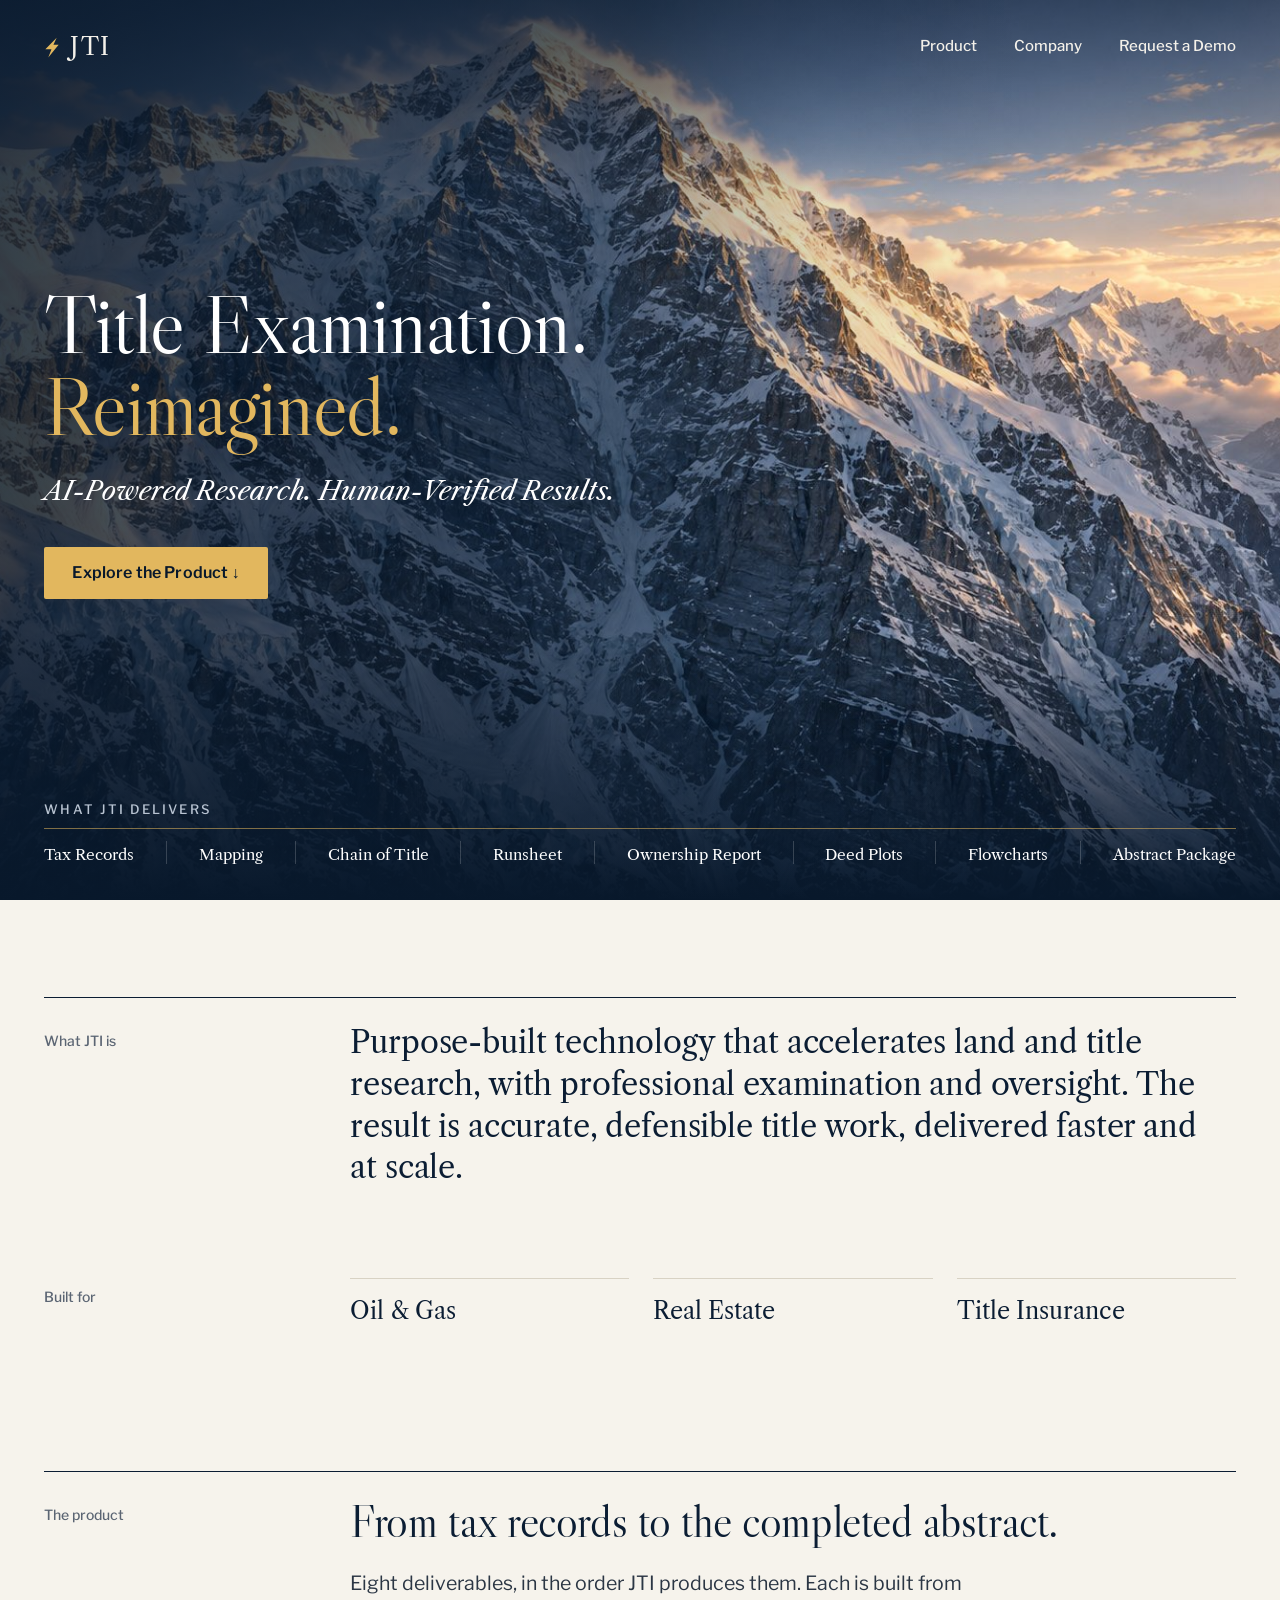
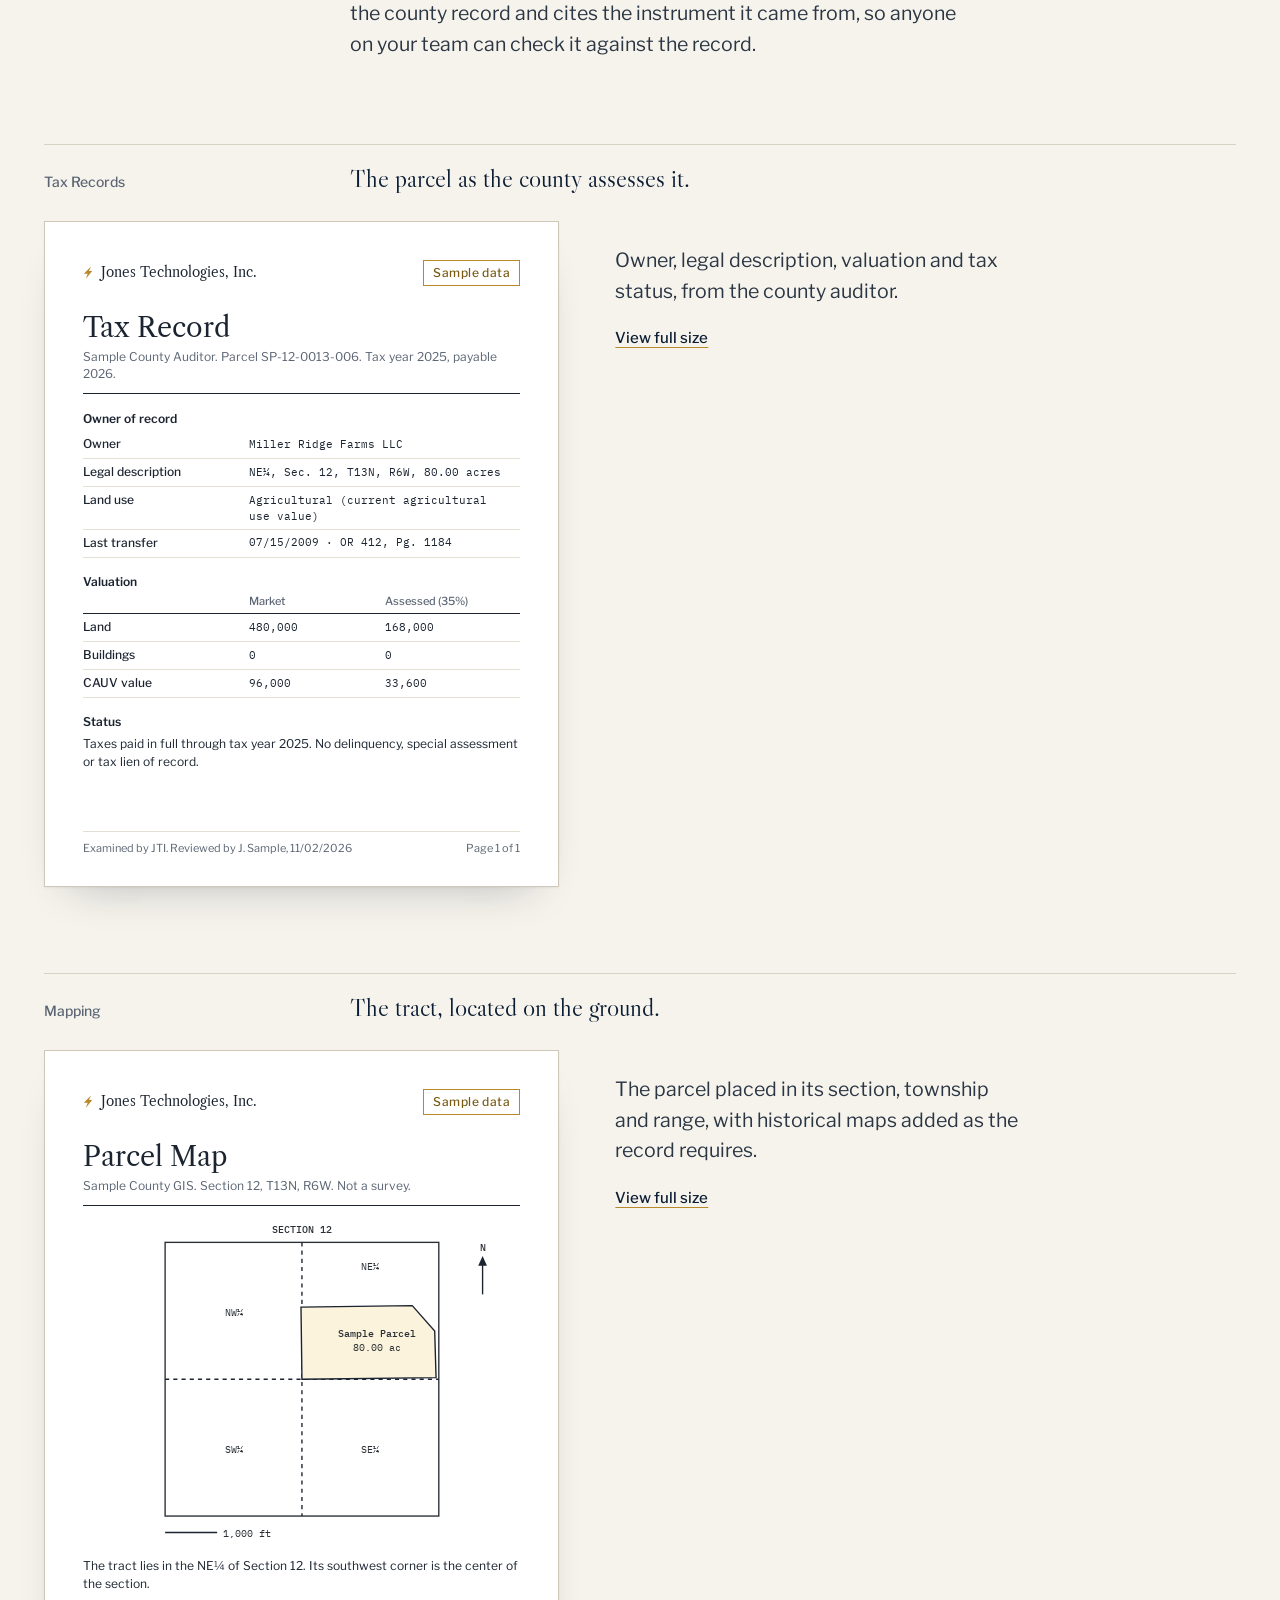
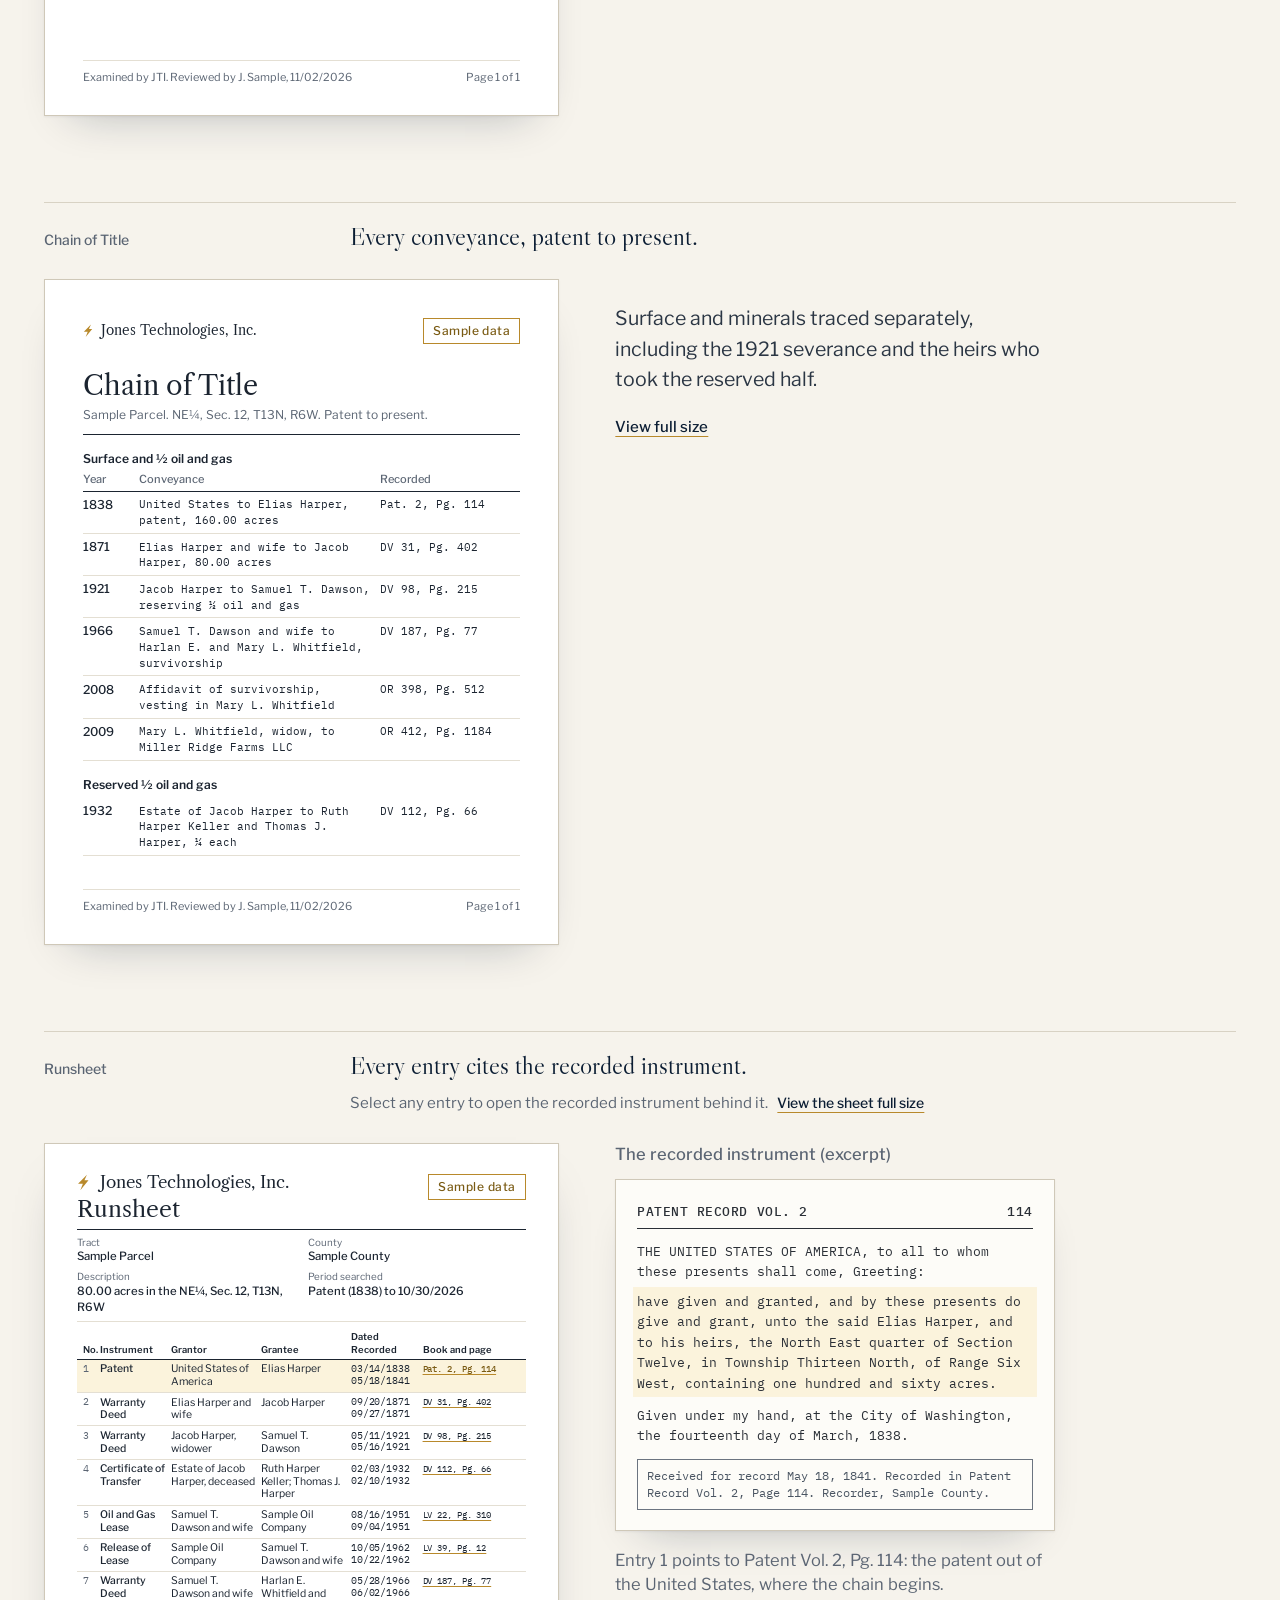
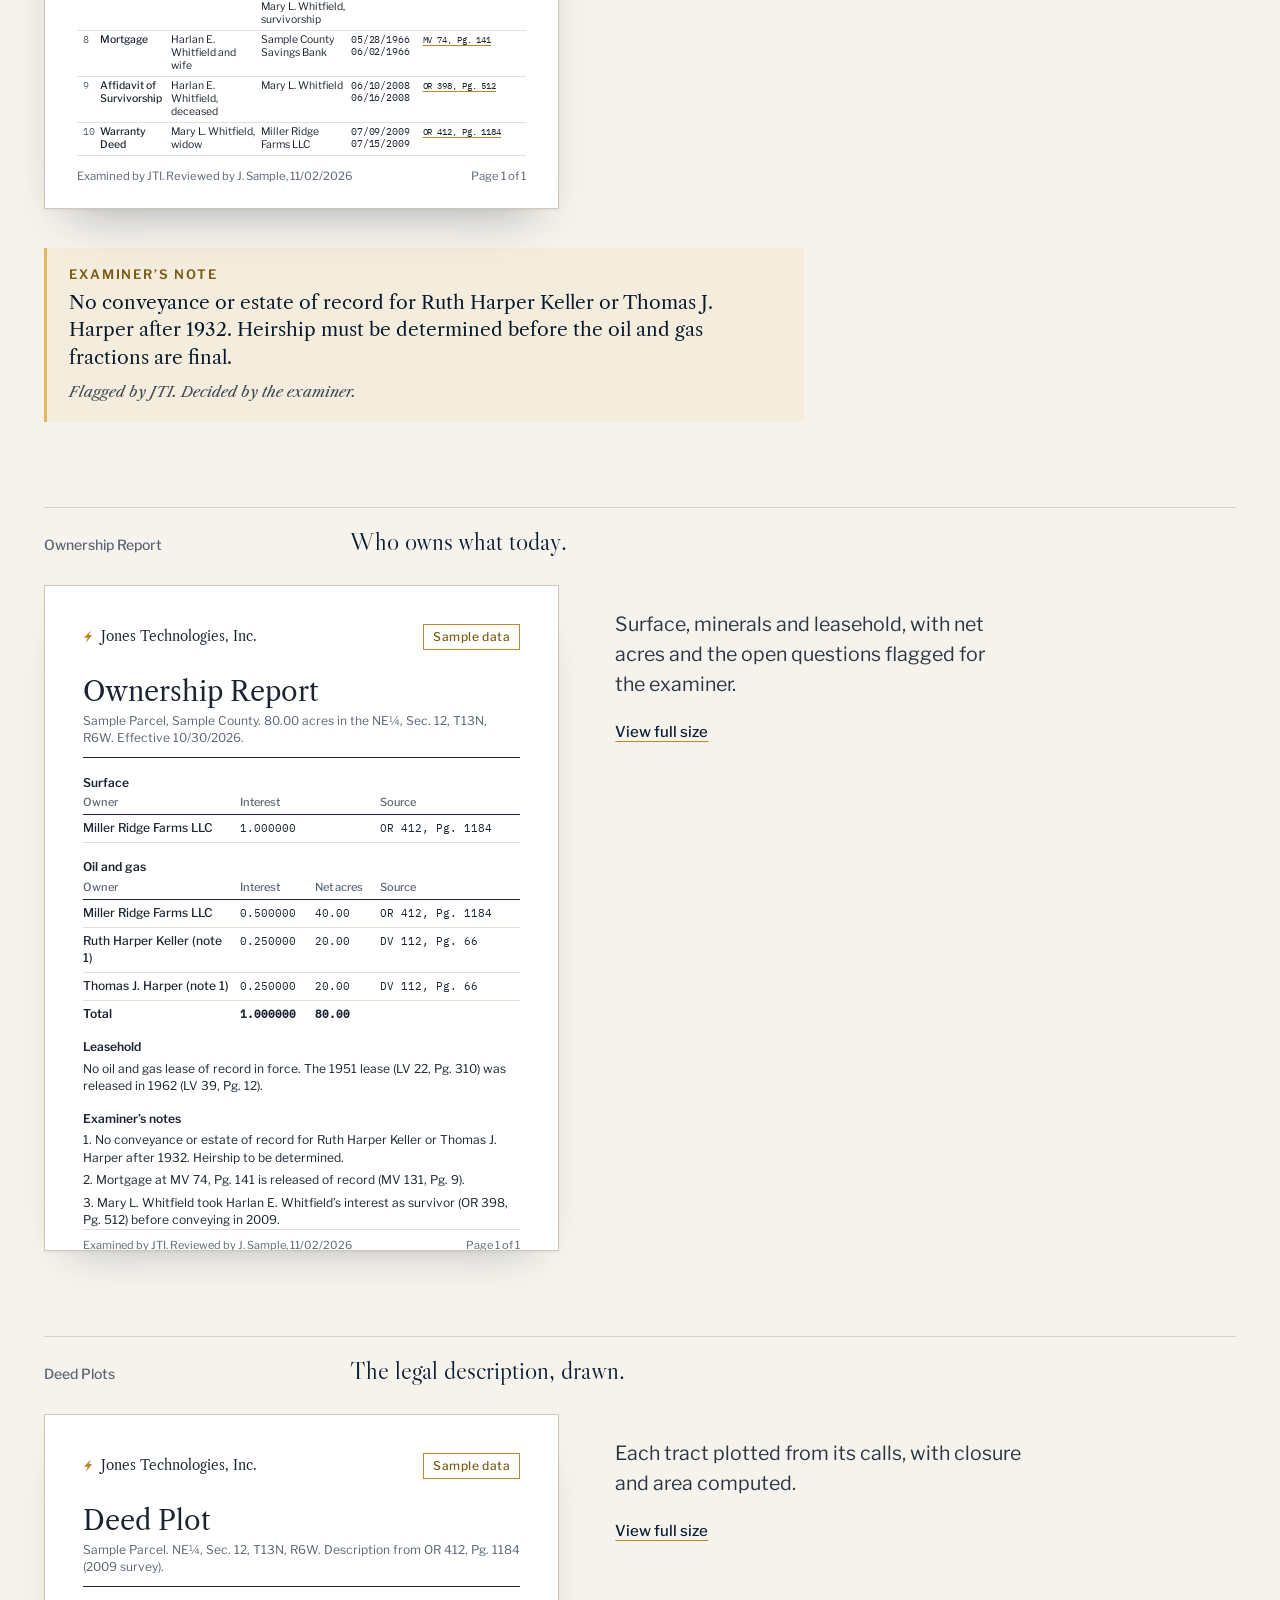
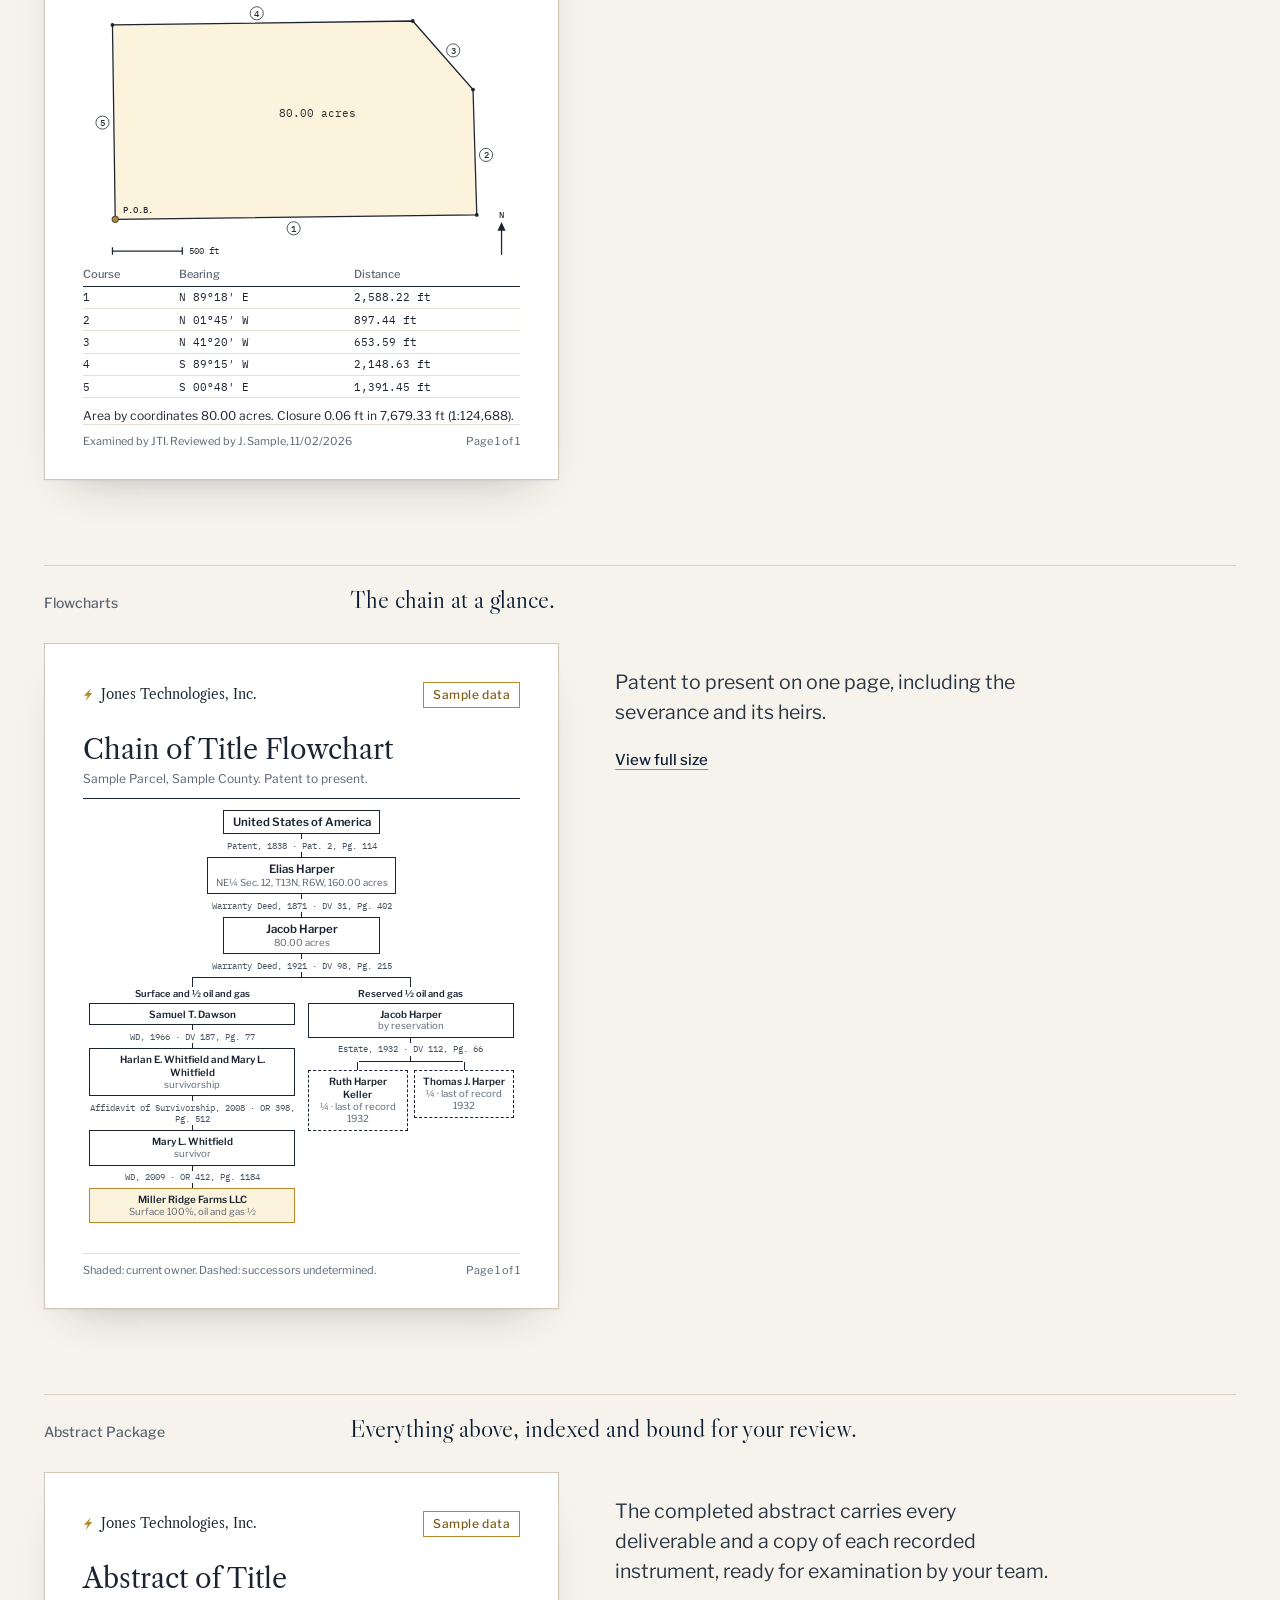
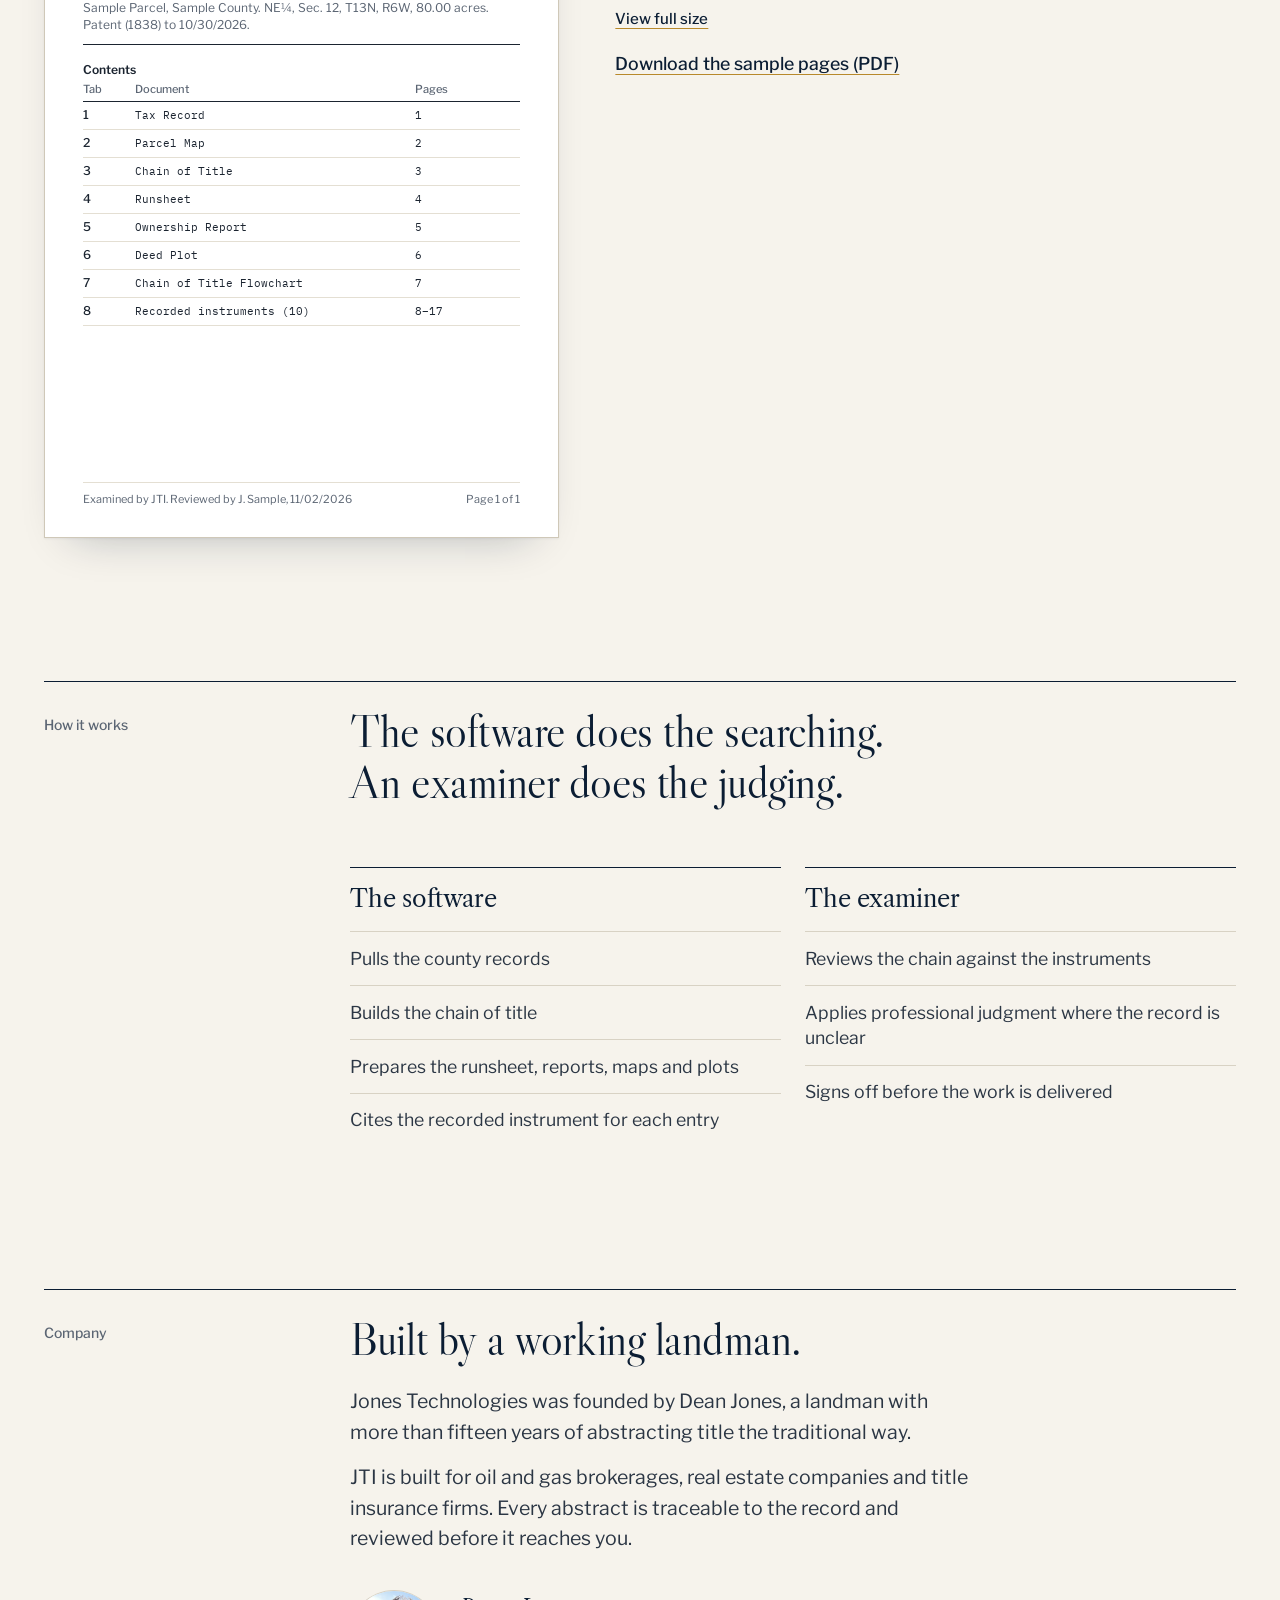
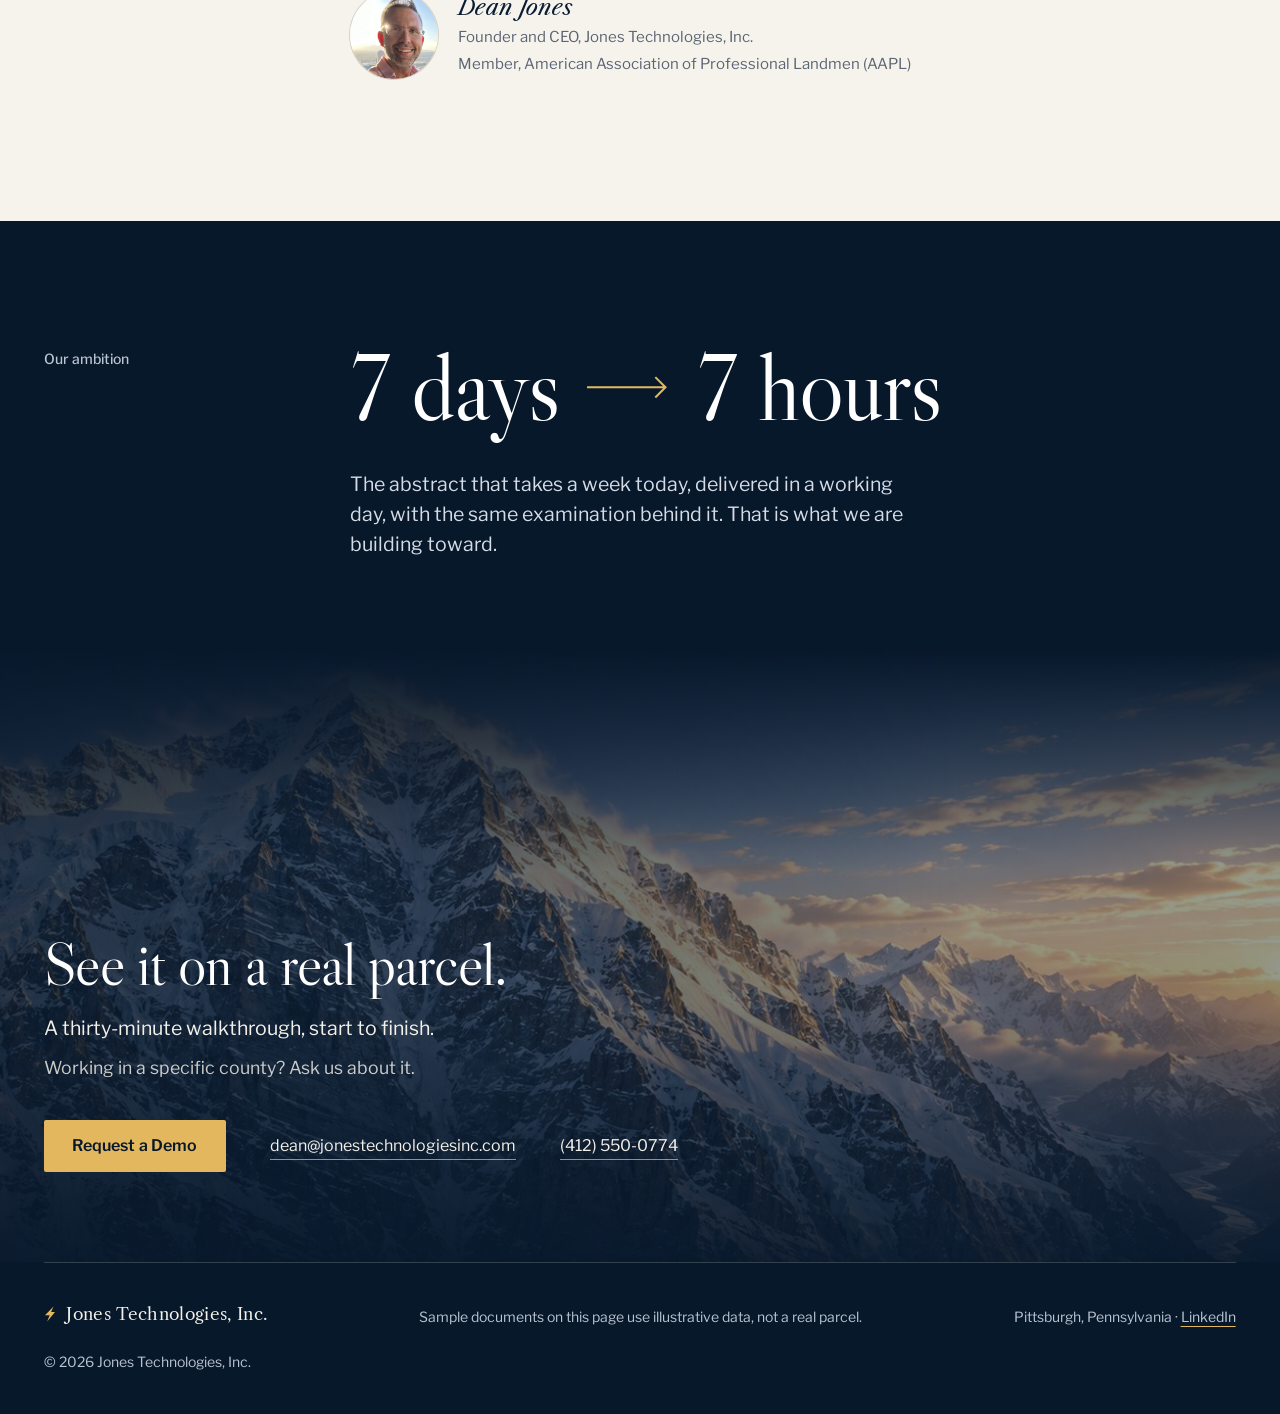
<file: index.html>
<!doctype html>
<html lang="en" class="has-intro" data-intro="always">
<head>
<meta charset="utf-8">
<meta name="viewport" content="width=device-width, initial-scale=1">
<title>Title Examination Software for Oil &amp; Gas | Jones Technologies, Inc.</title>
<meta name="description" content="Title Examination. Reimagined. AI-powered research. Human-verified results. For oil and gas, real estate and title insurance. Book a demonstration.">
<meta property="og:title" content="JTI | Title Examination. Reimagined.">
<meta property="og:description" content="AI-powered research. Human-verified results. For oil &amp; gas, real estate and title insurance.">
<meta property="og:image" content="https://jonestechnologiesinc.com/assets/og-image.jpg">
<meta property="og:image:width" content="1200">
<meta property="og:image:height" content="630">
<meta property="og:url" content="https://jonestechnologiesinc.com/">
<meta property="og:type" content="website">
<meta name="twitter:card" content="summary_large_image">
<meta name="theme-color" content="#08182b">
<link rel="icon" href="assets/favicon-32.png" type="image/png" sizes="32x32">
<link rel="icon" href="assets/favicon.svg" type="image/svg+xml">
<link rel="apple-touch-icon" href="assets/apple-touch-icon.png">
<link rel="preload" as="image" href="assets/summit.jpg">
<link rel="preload" href="assets/fonts/LibreCaslonDisplay-400-normal.woff2" as="font" type="font/woff2" crossorigin>
<link rel="preload" href="assets/fonts/LibreFranklin-100-900-normal.woff2" as="font" type="font/woff2" crossorigin>
<link rel="stylesheet" href="fonts.css?v=d9f634f">
<link rel="stylesheet" href="homepage.css?v=d9f634f">
<script>
(function (r) {
  r.classList.add('js');
  if ('scrollRestoration' in history) history.scrollRestoration = 'manual';
  if (location.hash) { try { history.replaceState(null, '', location.pathname + location.search); } catch (e) {} }
  window.scrollTo(0, 0);
  if (r.classList.contains('has-intro')) {
    r.classList.add('intro-wait');
    setTimeout(function () { r.classList.remove('intro-wait'); }, 1500);
  }
})(document.documentElement);
</script>
<link rel="canonical" href="https://jonestechnologiesinc.com/">
<script type="application/ld+json">{"@context":"https://schema.org","@type":"Organization","name":"Jones Technologies, Inc.","alternateName":"JTI","url":"https://jonestechnologiesinc.com/","logo":"https://jonestechnologiesinc.com/assets/apple-touch-icon.png","telephone":"+1-412-550-0774","founder":{"@type":"Person","name":"Dean Jones","jobTitle":"Founder and CEO"},"description":"AI-powered title research with human-verified results for oil and gas, real estate and title insurance."}</script>
</head>
<body>
<main id="discover" tabindex="-1">

<div class="intro" id="entrance" aria-hidden="true">
  <div class="intro__half intro__half--left"><div class="intro__scene"><img src="assets/summit.jpg" alt="" width="1672" height="941"></div></div>
  <div class="intro__half intro__half--right"><div class="intro__scene"><img src="assets/summit.jpg" alt="" width="1672" height="941"></div></div>
  <div class="intro__lockup">
    <svg class="bolt" viewBox="0 0 120 158" aria-hidden="true"><path d="M95 5 10 92h46l-24 62 78-95H71z"/></svg>
    <p class="intro__name">JTI</p>
    <span class="intro__rule"></span>
    <p class="intro__company">Jones Technologies, Inc.</p>
  </div>
  <p class="intro__tagline">A new perspective on title.</p>
</div>

<nav class="nav" aria-label="Primary"><div class="wrap nav__in">
  <a class="mark" href="#discover" aria-label="JTI home"><svg class="bolt" viewBox="0 0 120 158" aria-hidden="true"><path d="M95 5 10 92h46l-24 62 78-95H71z"/></svg>JTI</a>
  <div class="nav__links">
    <a href="#about">Product</a>
    <a href="#company">Company</a>
    <a class="nav__demo" data-goatcounter-click="demo-nav" href="https://calendly.com/dean-jonestechnologiesinc/30min" target="_blank" rel="noopener noreferrer"><span>Request a Demo</span></a>
  </div>
</div></nav>

<div class="hero">
  <img class="hero__photo" src="assets/summit.jpg" alt="" width="1672" height="941">
  <div class="hero__top"></div>
  <div class="wrap hero__in">
    <h1>Title Examination.<br><span class="h1-gold">Reimagined.</span></h1>
    <p class="hero__line">AI-Powered Research. Human-Verified Results.</p>
    <a class="btn" href="#about">Explore the Product <span aria-hidden="true">&darr;</span></a>
  </div>
  <div class="wrap hero__delivers">
    <p class="hero__delivers-label">What JTI delivers</p>
    <ol class="delivers">
      <li><a href="#d-tax">Tax Records</a></li>
      <li class="sep" aria-hidden="true"></li>
      <li><a href="#d-map">Mapping</a></li>
      <li class="sep" aria-hidden="true"></li>
      <li><a href="#d-chain">Chain of Title</a></li>
      <li class="sep" aria-hidden="true"></li>
      <li><a href="#d-run">Runsheet</a></li>
      <li class="sep" aria-hidden="true"></li>
      <li><a href="#d-owner">Ownership Report</a></li>
      <li class="sep" aria-hidden="true"></li>
      <li><a href="#d-plots">Deed Plots</a></li>
      <li class="sep" aria-hidden="true"></li>
      <li><a href="#d-flow">Flowcharts</a></li>
      <li class="sep" aria-hidden="true"></li>
      <li><a href="#d-package">Abstract Package</a></li>
    </ol>
  </div>
</div>

<section class="sec sec--first" id="about" aria-label="What JTI is"><div class="wrap">
  <div class="row row--rule">
    <p class="label">What JTI is</p>
    <p class="statement">Purpose-built technology that accelerates land and title research, with professional examination and oversight. The result is accurate, defensible title work, delivered faster and at scale.</p>
  </div>
  <div class="row row--builtfor">
    <p class="label">Built for</p>
    <ul class="builtfor"><li>Oil &amp; Gas</li><li>Real Estate</li><li>Title Insurance</li></ul>
  </div>
</div></section>

<section class="sec" id="work"><div class="wrap">
  <div class="row row--rule">
    <p class="label">The product</p>
    <div>
      <h2>From tax records to the completed abstract.</h2>
      <p class="lede">Eight deliverables, in the order JTI produces them. Each is built from the county record and cites the instrument it came from, so anyone on your team can check it against the record.</p>
    </div>
  </div>

  <div class="row row--sub" id="d-tax">
    <p class="label">Tax Records</p>
    <div><h3 class="subhead">The parcel as the county assesses it.</h3></div>
  </div>
  <div class="pages pages--large">
    <figure class="fig">
      <div class="fit"><div class="doc doc--page">
        <div class="doc__top"><div class="doc__brand"><svg class="bolt" viewBox="0 0 120 158" aria-hidden="true"><path d="M95 5 10 92h46l-24 62 78-95H71z"/></svg>Jones Technologies, Inc.</div><span class="doc__tag">Sample data</span></div>
        <p class="doc__title">Tax Record</p>
        <p class="doc__meta">Sample County Auditor. Parcel SP-12-0013-006. Tax year 2025, payable 2026.</p>
        <p class="doc__sub">Owner of record</p>
        <table class="doc__table"><colgroup><col style="width:38%"><col style="width:62%"></colgroup><tbody>
          <tr><td>Owner</td><td>Miller Ridge Farms LLC</td></tr>
          <tr><td>Legal description</td><td>NE¼, Sec. 12, T13N, R6W, 80.00 acres</td></tr>
          <tr><td>Land use</td><td>Agricultural (current agricultural use value)</td></tr>
          <tr><td>Last transfer</td><td>07/15/2009 · OR 412, Pg. 1184</td></tr>
        </tbody></table>
        <p class="doc__sub">Valuation</p>
        <table class="doc__table"><colgroup><col style="width:38%"><col style="width:31%"><col style="width:31%"></colgroup>
          <thead><tr><th scope="col"></th><th scope="col">Market</th><th scope="col">Assessed (35%)</th></tr></thead>
          <tbody>
            <tr><td>Land</td><td>480,000</td><td>168,000</td></tr>
            <tr><td>Buildings</td><td>0</td><td>0</td></tr>
            <tr><td>CAUV value</td><td>96,000</td><td>33,600</td></tr>
          </tbody></table>
        <p class="doc__sub">Status</p>
        <p class="doc__text">Taxes paid in full through tax year 2025. No delinquency, special assessment or tax lien of record.</p>
        <div class="doc__foot"><span>Examined by JTI. Reviewed by J. Sample, 11/02/2026</span><span>Page 1 of 1</span></div>
      </div></div>
    </figure>
    <div class="deliv__text">
      <p class="lede">Owner, legal description, valuation and tax status, from the county auditor.</p>
      <button type="button" class="link fig__view" data-view="1" hidden>View full size</button>
    </div>
  </div>
  <div class="row row--sub" id="d-map">
    <p class="label">Mapping</p>
    <div><h3 class="subhead">The tract, located on the ground.</h3></div>
  </div>
  <div class="pages pages--large">
    <figure class="fig">
      <div class="fit"><div class="doc doc--page">
        <div class="doc__top"><div class="doc__brand"><svg class="bolt" viewBox="0 0 120 158" aria-hidden="true"><path d="M95 5 10 92h46l-24 62 78-95H71z"/></svg>Jones Technologies, Inc.</div><span class="doc__tag">Sample data</span></div>
        <p class="doc__title">Parcel Map</p>
        <p class="doc__meta">Sample County GIS. Section 12, T13N, R6W. Not a survey.</p>
        <svg class="plot" viewBox="0 0 320 250" role="img" aria-label="Section 12 with the northeast quarter and the 80-acre sample tract outlined">
          <rect x="60" y="20" width="200" height="200" fill="none" stroke="#2A2F36" stroke-width="1"/>
          <line x1="160" y1="20" x2="160" y2="220" stroke-dasharray="3 3"/>
          <line x1="60" y1="120" x2="260" y2="120" stroke-dasharray="3 3"/>
          <polygon class="plot__tract" points="160.0,120.0 258.0,118.8 257.0,84.8 240.6,66.2 159.3,67.3"/>
          <text class="mid" x="110" y="74">NW¼</text><text class="mid" x="210" y="40">NE¼</text><text class="mid" x="110" y="174">SW¼</text><text class="mid" x="210" y="174">SE¼</text>
          <text class="mid strong" x="215.0" y="89.4">Sample Parcel</text><text class="mid" x="215.0" y="99.4">80.00 ac</text>
          <text class="mid strong" x="160" y="13">SECTION 12</text>
          <line x1="292" y1="58" x2="292" y2="34"/><path class="plot__north" d="M292 30l-3.2 7h6.4z"/><text class="mid strong" x="292" y="26">N</text>
          <line x1="60" y1="232" x2="98" y2="232"/><text x="102" y="235">1,000 ft</text>
        </svg>
        <p class="doc__text">The tract lies in the NE¼ of Section 12. Its southwest corner is the center of the section.</p>
        <div class="doc__foot"><span>Examined by JTI. Reviewed by J. Sample, 11/02/2026</span><span>Page 1 of 1</span></div>
      </div></div>
    </figure>
    <div class="deliv__text">
      <p class="lede">The parcel placed in its section, township and range, with historical maps added as the record requires.</p>
      <button type="button" class="link fig__view" data-view="2" hidden>View full size</button>
    </div>
  </div>
  <div class="row row--sub" id="d-chain">
    <p class="label">Chain of Title</p>
    <div><h3 class="subhead">Every conveyance, patent to present.</h3></div>
  </div>
  <div class="pages pages--large">
    <figure class="fig">
      <div class="fit"><div class="doc doc--page">
        <div class="doc__top"><div class="doc__brand"><svg class="bolt" viewBox="0 0 120 158" aria-hidden="true"><path d="M95 5 10 92h46l-24 62 78-95H71z"/></svg>Jones Technologies, Inc.</div><span class="doc__tag">Sample data</span></div>
        <p class="doc__title">Chain of Title</p>
        <p class="doc__meta">Sample Parcel. NE¼, Sec. 12, T13N, R6W. Patent to present.</p>
        <p class="doc__sub">Surface and ½ oil and gas</p>
        <table class="doc__table"><colgroup><col style="width:13%"><col style="width:55%"><col style="width:32%"></colgroup>
          <thead><tr><th scope="col">Year</th><th scope="col">Conveyance</th><th scope="col">Recorded</th></tr></thead>
          <tbody>
            <tr><td>1838</td><td>United States to Elias Harper, patent, 160.00 acres</td><td>Pat. 2, Pg. 114</td></tr>
            <tr><td>1871</td><td>Elias Harper and wife to Jacob Harper, 80.00 acres</td><td>DV 31, Pg. 402</td></tr>
            <tr><td>1921</td><td>Jacob Harper to Samuel T. Dawson, reserving ½ oil and gas</td><td>DV 98, Pg. 215</td></tr>
            <tr><td>1966</td><td>Samuel T. Dawson and wife to Harlan E. and Mary L. Whitfield, survivorship</td><td>DV 187, Pg. 77</td></tr>
            <tr><td>2008</td><td>Affidavit of survivorship, vesting in Mary L. Whitfield</td><td>OR 398, Pg. 512</td></tr>
            <tr><td>2009</td><td>Mary L. Whitfield, widow, to Miller Ridge Farms LLC</td><td>OR 412, Pg. 1184</td></tr>
          </tbody></table>
        <p class="doc__sub">Reserved ½ oil and gas</p>
        <table class="doc__table"><colgroup><col style="width:13%"><col style="width:55%"><col style="width:32%"></colgroup><tbody>
            <tr><td>1932</td><td>Estate of Jacob Harper to Ruth Harper Keller and Thomas J. Harper, ¼ each</td><td>DV 112, Pg. 66</td></tr>
          </tbody></table>
        <div class="doc__foot"><span>Examined by JTI. Reviewed by J. Sample, 11/02/2026</span><span>Page 1 of 1</span></div>
      </div></div>
    </figure>
    <div class="deliv__text">
      <p class="lede">Surface and minerals traced separately, including the 1921 severance and the heirs who took the reserved half.</p>
      <button type="button" class="link fig__view" data-view="3" hidden>View full size</button>
    </div>
  </div>

  <div class="row row--sub" id="d-run">
    <p class="label">Runsheet</p>
    <div>
      <h3 class="subhead">Every entry cites the recorded instrument.</h3>
      <p class="proof__hint" hidden>Select any entry to open the recorded instrument behind it. <button type="button" class="link" data-view="0" hidden>View the sheet full size</button></p>
    </div>
  </div>
  <div class="proof">
  <div class="proof__grid">
    <div class="proof__sheet"><div class="fit">
      <div class="doc doc--sheet doc--stack">
        <div class="doc__top">
          <div>
            <div class="doc__brand"><svg class="bolt" viewBox="0 0 120 158" aria-hidden="true"><path d="M95 5 10 92h46l-24 62 78-95H71z"/></svg>Jones Technologies, Inc.</div>
            <p class="doc__title">Runsheet</p>
          </div>
          <span class="doc__tag">Sample data</span>
        </div>
        <dl class="sheet__meta">
          <div><dt>Tract</dt><dd>Sample Parcel</dd></div>
          <div><dt>County</dt><dd>Sample County</dd></div>
          <div><dt>Description</dt><dd>80.00 acres in the NE¼, Sec. 12, T13N, R6W</dd></div>
          <div><dt>Period searched</dt><dd>Patent (1838) to 10/30/2026</dd></div>
        </dl>
        <table class="sheet__table" aria-label="Sample runsheet">
          <colgroup><col style="width:4.7%"><col style="width:13.1%"><col style="width:16.3%"><col style="width:16.3%"><col style="width:10.8%"><col style="width:15.4%"><col style="width:23.4%"></colgroup>
          <thead><tr><th scope="col">No.</th><th scope="col">Instrument</th><th scope="col">Grantor</th><th scope="col">Grantee</th><th scope="col">Dated<br>Recorded</th><th scope="col">Book and page</th><th scope="col">Description and remarks</th></tr></thead>
          <tbody>
            <tr data-entry="1" class="is-cited"><td class="mono">1</td><td>Patent</td><td>United States of America</td><td>Elias Harper</td><td class="mono">03/14/1838<br>05/18/1841</td><td class="mono">Pat. 2, Pg. 114</td><td>NE¼ of Section 12, T13N, R6W, 160.00 acres. Origin of title.</td></tr>
            <tr data-entry="2"><td class="mono">2</td><td>Warranty Deed</td><td>Elias Harper and wife</td><td>Jacob Harper</td><td class="mono">09/20/1871<br>09/27/1871</td><td class="mono">DV 31, Pg. 402</td><td>Conveys the subject 80.00 acres out of the NE¼.</td></tr>
            <tr data-entry="3"><td class="mono">3</td><td>Warranty Deed</td><td>Jacob Harper, widower</td><td>Samuel T. Dawson</td><td class="mono">05/11/1921<br>05/16/1921</td><td class="mono">DV 98, Pg. 215</td><td>80.00 acres by five calls (chains). Grantor excepts and reserves ½ of the oil and gas.</td></tr>
            <tr data-entry="4"><td class="mono">4</td><td>Certificate of Transfer</td><td>Estate of Jacob Harper, deceased</td><td>Ruth Harper Keller; Thomas J. Harper</td><td class="mono">02/03/1932<br>02/10/1932</td><td class="mono">DV 112, Pg. 66</td><td>Reserved ½ oil and gas, in equal shares (¼ each).</td></tr>
            <tr data-entry="5"><td class="mono">5</td><td>Oil and Gas Lease</td><td>Samuel T. Dawson and wife</td><td>Sample Oil Company</td><td class="mono">08/16/1951<br>09/04/1951</td><td class="mono">LV 22, Pg. 310</td><td>80.00 acres, 10-year primary term. Released at entry 6.</td></tr>
            <tr data-entry="6"><td class="mono">6</td><td>Release of Lease</td><td>Sample Oil Company</td><td>Samuel T. Dawson and wife</td><td class="mono">10/05/1962<br>10/22/1962</td><td class="mono">LV 39, Pg. 12</td><td>Releases the lease at LV 22, Pg. 310.</td></tr>
            <tr data-entry="7"><td class="mono">7</td><td>Warranty Deed</td><td>Samuel T. Dawson and wife</td><td>Harlan E. Whitfield and Mary L. Whitfield, survivorship</td><td class="mono">05/28/1966<br>06/02/1966</td><td class="mono">DV 187, Pg. 77</td><td>80.00 acres, joint lives, remainder to the survivor. Subject to the reservation at DV 98, Pg. 215.</td></tr>
            <tr data-entry="8"><td class="mono">8</td><td>Mortgage</td><td>Harlan E. Whitfield and wife</td><td>Sample County Savings Bank</td><td class="mono">05/28/1966<br>06/02/1966</td><td class="mono">MV 74, Pg. 141</td><td>Released at MV 131, Pg. 9 (03/14/1986).</td></tr>
            <tr data-entry="9"><td class="mono">9</td><td>Affidavit of Survivorship</td><td>Harlan E. Whitfield, deceased</td><td>Mary L. Whitfield</td><td class="mono">06/10/2008<br>06/16/2008</td><td class="mono">OR 398, Pg. 512</td><td>Death of Harlan E. Whitfield, 03/02/2008. Title under DV 187, Pg. 77 vests in the survivor.</td></tr>
            <tr data-entry="10"><td class="mono">10</td><td>Warranty Deed</td><td>Mary L. Whitfield, widow</td><td>Miller Ridge Farms LLC</td><td class="mono">07/09/2009<br>07/15/2009</td><td class="mono">OR 412, Pg. 1184</td><td>80.00 acres by 2009 survey. Current owner of record.</td></tr>
          </tbody>
        </table>
        <div class="doc__foot"><span>Examined by JTI. Reviewed by J. Sample, 11/02/2026</span><span>Page 1 of 1</span></div>
      </div>
    </div></div>
    <p class="swipe">Swipe the sheet sideways to read every column.</p>
        <div class="entry" aria-label="Sample runsheet, one entry at a time">
      <div class="entry__top"><div class="doc__brand"><svg class="bolt" viewBox="0 0 120 158" aria-hidden="true"><path d="M95 5 10 92h46l-24 62 78-95H71z"/></svg>Jones Technologies, Inc.</div><span class="doc__tag">Sample data</span></div>
      <p class="entry__title">Runsheet</p>
      <div class="entry__bar">
        <p class="entry__count" aria-live="polite">Entry 1 of 10</p>
        <div class="entry__nav">
          <button type="button" data-step="-1" aria-label="Previous entry"><svg viewBox="0 0 16 16" aria-hidden="true"><path d="M10 3 5 8l5 5"/></svg></button>
          <button type="button" data-step="1" aria-label="Next entry"><svg viewBox="0 0 16 16" aria-hidden="true"><path d="M6 3l5 5-5 5"/></svg></button>
        </div>
      </div>
      <dl class="entry__fields">
        <div><dt>Instrument</dt><dd data-f="instrument">Patent</dd></div>
        <div><dt>Grantor</dt><dd data-f="grantor">United States of America</dd></div>
        <div><dt>Grantee</dt><dd data-f="grantee">Elias Harper</dd></div>
        <div><dt>Dated</dt><dd class="mono" data-f="dated">03/14/1838</dd></div>
        <div><dt>Recorded</dt><dd class="mono" data-f="recorded">05/18/1841</dd></div>
        <div class="is-ref"><dt>Book and page</dt><dd class="mono" data-f="ref">Pat. 2, Pg. 114</dd></div>
        <div><dt>Remarks</dt><dd data-f="remarks">NE¼ of Section 12, T13N, R6W, 160.00 acres. Origin of title.</dd></div>
      </dl>
      <button type="button" class="link entry__all" data-view="0" hidden>View the full runsheet</button>
    </div>
    <aside class="source" id="instrument" aria-label="The recorded instrument behind entry 1" aria-live="polite"><div class="fit"><div class="source__scale">
      <p class="source__label">The recorded instrument (excerpt)</p>
      <div class="source__card" data-entry="1">
        <div class="deed">
          <div class="deed__head"><span>PATENT RECORD VOL. 2</span><span>114</span></div>
          <p>THE UNITED STATES OF AMERICA, to all to whom these presents shall come, Greeting:</p>
          <p class="deed__clause">have given and granted, and by these presents do give and grant, unto the said Elias Harper, and to his heirs, the North East quarter of Section Twelve, in Township Thirteen North, of Range Six West, containing one hundred and sixty acres.</p>
          <p>Given under my hand, at the City of Washington, the fourteenth day of March, 1838.</p>
          <p class="deed__stamp">Received for record May 18, 1841. Recorded in Patent Record Vol. 2, Page 114. Recorder, Sample County.</p>
        </div>
        <p class="source__note">Entry 1 points to Patent Vol. 2, Pg. 114: the patent out of the United States, where the chain begins.</p>
      </div>
      <div class="source__card" data-entry="2" hidden>
        <div class="deed">
          <div class="deed__head"><span>DEED RECORD VOL. 31</span><span>402</span></div>
          <p>KNOW ALL MEN BY THESE PRESENTS, that Elias Harper and wife, in consideration of the sum to them paid by Jacob Harper,</p>
          <p class="deed__clause">do hereby grant, bargain, sell and convey unto the said Jacob Harper, his heirs and assigns forever, eighty (80) acres in the Northeast Quarter of Section Twelve, Township Thirteen North, Range Six West, bounded and described as follows: Beginning at the southwest corner of said Quarter Section; thence by five courses and distances, in chains, &hellip; to the place of beginning.</p>
          <p>and will warrant and defend the same against all lawful claims whatsoever.</p>
          <p class="deed__stamp">Received for record September 27, 1871, at 11 o'clock A.M. Recorded in Deed Record Vol. 31, Page 402. Recorder, Sample County.</p>
        </div>
        <p class="source__note">Entry 2 points to Deed Vol. 31, Pg. 402: the deed that carved the 80 acres out of the quarter section.</p>
      </div>
      <div class="source__card" data-entry="3" hidden>
        <div class="deed">
          <div class="deed__head"><span>DEED RECORD VOL. 98</span><span>215</span></div>
          <p>being eighty (80) acres in the Northeast Quarter of Section Twelve, Township Thirteen North, Range Six West, described as follows: Beginning at the southwest corner of said Quarter Section; thence N 89&frac14;&deg; E 39.22 chains; thence N 1&frac34;&deg; W 13.60 chains; thence N 41&frac14;&deg; W 9.90 chains; thence S 89&frac14;&deg; W 32.56 chains; thence S &frac34;&deg; E 21.08 chains to the place of beginning, containing eighty (80) acres;</p>
          <p class="deed__clause">EXCEPTING AND RESERVING unto the Grantor, his heirs and assigns, an undivided one-half (1/2) of all the oil and gas in and under said premises.</p>
          <p>TO HAVE AND TO HOLD said premises unto the said Grantee, his heirs and assigns forever.</p>
          <p class="deed__stamp">Received for record May 16, 1921, at 10:20 A.M. Recorded in Deed Record Vol. 98, Page 215. Recorder, Sample County.</p>
        </div>
        <p class="source__note">Entry 3 points to Deed Vol. 98, Pg. 215: the 1921 deed that reserved half the oil and gas.</p>
      </div>
      <div class="source__card" data-entry="4" hidden>
        <div class="deed">
          <div class="deed__head"><span>DEED RECORD VOL. 112</span><span>66</span></div>
          <p>CERTIFICATE OF TRANSFER. Probate Court, Sample County. Estate of Jacob Harper, deceased.</p>
          <p class="deed__clause">The undivided one-half (1/2) interest in the oil and gas reserved in Deed Record Vol. 98, Page 215, passed by inheritance to Ruth Harper Keller and Thomas J. Harper, in equal shares.</p>
          <p>Witness my signature and the seal of said Court, February 3, 1932.</p>
          <p class="deed__stamp">Received for record February 10, 1932, at 2:05 P.M. Recorded in Deed Record Vol. 112, Page 66. Recorder, Sample County.</p>
        </div>
        <p class="source__note">Entry 4 points to Deed Vol. 112, Pg. 66: the certificate that passed the reserved half to two heirs.</p>
      </div>
      <div class="source__card" data-entry="5" hidden>
        <div class="deed">
          <div class="deed__head"><span>LEASE RECORD VOL. 22</span><span>310</span></div>
          <p>OIL AND GAS LEASE, made August 16, 1951, by Samuel T. Dawson and wife, Lessors, to Sample Oil Company, Lessee.</p>
          <p class="deed__clause">This lease shall remain in force for a term of ten (10) years from this date, and as long thereafter as oil or gas is produced from said land by the Lessee.</p>
          <p>Said land being eighty (80) acres in the Northeast Quarter of Section Twelve, Township Thirteen North, Range Six West, described in Deed Record Vol. 98, Page 215.</p>
          <p class="deed__stamp">Received for record September 4, 1951, at 1:15 P.M. Recorded in Lease Record Vol. 22, Page 310. Recorder, Sample County.</p>
        </div>
        <p class="source__note">Entry 5 points to Lease Vol. 22, Pg. 310: the 1951 lease and its ten-year primary term.</p>
      </div>
      <div class="source__card" data-entry="6" hidden>
        <div class="deed">
          <div class="deed__head"><span>LEASE RECORD VOL. 39</span><span>12</span></div>
          <p>RELEASE OF OIL AND GAS LEASE. Sample Oil Company, Lessee, for value received,</p>
          <p class="deed__clause">does hereby release, surrender and cancel the oil and gas lease dated August 16, 1951, recorded in Lease Record Vol. 22, Page 310.</p>
          <p>In witness whereof, Sample Oil Company has signed this release October 5, 1962.</p>
          <p class="deed__stamp">Received for record October 22, 1962, at 3:30 P.M. Recorded in Lease Record Vol. 39, Page 12. Recorder, Sample County.</p>
        </div>
        <p class="source__note">Entry 6 points to Lease Vol. 39, Pg. 12: the release that clears the 1951 lease from the record.</p>
      </div>
      <div class="source__card" data-entry="7" hidden>
        <div class="deed">
          <div class="deed__head"><span>DEED RECORD VOL. 187</span><span>77</span></div>
          <p>being the same premises conveyed to Samuel T. Dawson by deed recorded in Deed Record Vol. 98, Page 215;</p>
          <p class="deed__clause">SUBJECT TO the exception and reservation of one-half (1/2) of the oil and gas contained in said deed.</p>
          <p>TO HAVE AND TO HOLD said premises unto Harlan E. Whitfield and Mary L. Whitfield, for their joint lives, remainder to the survivor of them, and to the heirs and assigns of the survivor.</p>
          <p class="deed__stamp">Received for record June 2, 1966, at 9:40 A.M. Recorded in Deed Record Vol. 187, Page 77. Recorder, Sample County.</p>
        </div>
        <p class="source__note">Entry 7 points to Deed Vol. 187, Pg. 77: the 1966 survivorship deed, which carries the reservation forward.</p>
      </div>
      <div class="source__card" data-entry="8" hidden>
        <div class="deed">
          <div class="deed__head"><span>MORTGAGE RECORD VOL. 74</span><span>141</span></div>
          <p>MORTGAGE. Harlan E. Whitfield and wife, the Mortgagors, to secure payment of their promissory note of even date, grant with mortgage covenants to Sample County Savings Bank the premises conveyed to them this day.</p>
          <p class="deed__clause">Margin: Satisfied and released of record, March 14, 1986. See Mortgage Record Vol. 131, Page 9.</p>
          <p class="deed__stamp">Received for record June 2, 1966, at 9:45 A.M. Recorded in Mortgage Record Vol. 74, Page 141. Recorder, Sample County.</p>
        </div>
        <p class="source__note">Entry 8 points to Mortgage Vol. 74, Pg. 141: the 1966 mortgage, with its release noted in the margin.</p>
      </div>
      <div class="source__card" data-entry="9" hidden>
        <div class="deed">
          <div class="deed__head"><span>OFFICIAL RECORD VOL. 398</span><span>512</span></div>
          <p>AFFIDAVIT OF SURVIVORSHIP. Mary L. Whitfield, being first duly sworn, states that Harlan E. Whitfield died on March 2, 2008, as shown by the certified copy of his death certificate attached;</p>
          <p class="deed__clause">that the premises conveyed to Harlan E. Whitfield and Mary L. Whitfield for their joint lives, remainder to the survivor, by deed recorded in Deed Record Vol. 187, Page 77, are vested in affiant as survivor.</p>
          <p class="deed__stamp">Received for record June 16, 2008, at 11:15 A.M. Recorded in Official Record Vol. 398, Page 512. Recorder, Sample County.</p>
        </div>
        <p class="source__note">Entry 9 points to Official Record Vol. 398, Pg. 512: the affidavit that vests Harlan&rsquo;s share in Mary as survivor.</p>
      </div>
      <div class="source__card" data-entry="10" hidden>
        <div class="deed">
          <div class="deed__head"><span>OFFICIAL RECORD VOL. 412</span><span>1184</span></div>
          <p>Mary L. Whitfield, widow and surviving spouse of Harlan E. Whitfield, deceased, the Grantor, for valuable consideration paid,</p>
          <p class="deed__clause">grants, with general warranty covenants, to Miller Ridge Farms LLC, the Grantee, eighty (80) acres in the Northeast Quarter of Section Twelve, Township Thirteen North, Range Six West, described by survey of June 22, 2009 as follows: Beginning at the southwest corner of said Quarter Section; thence N 89&deg;18&prime; E 2,588.22 feet; thence N 01&deg;45&prime; W 897.44 feet; thence N 41&deg;20&prime; W 653.59 feet; thence S 89&deg;15&prime; W 2,148.63 feet; thence S 00&deg;48&prime; E 1,391.45 feet to the place of beginning, containing 80.00 acres.</p>
          <p>Prior instrument references: Deed Record Vol. 187, Page 77; Official Record Vol. 398, Page 512.</p>
          <p class="deed__stamp">Received for record July 15, 2009, at 10:02 A.M. Recorded in Official Record Vol. 412, Page 1184. Recorder, Sample County.</p>
        </div>
        <p class="source__note">Entry 10 points to Official Record Vol. 412, Pg. 1184: the 2009 deed into the current owner of record. Its surveyed calls are the ones drawn on the deed plot.</p>
      </div>
    </div></div></aside>
  </div></div>
  <aside class="xnote" aria-label="Examiner's note">
    <p class="xnote__label">Examiner&rsquo;s note</p>
    <p class="xnote__text">No conveyance or estate of record for Ruth Harper Keller or Thomas J. Harper after 1932. Heirship must be determined before the oil and gas fractions are final.</p>
    <p class="xnote__who">Flagged by JTI. Decided by the examiner.</p>
  </aside>

  <span id="package"></span>
  <div class="row row--sub" id="d-owner">
    <p class="label">Ownership Report</p>
    <div><h3 class="subhead">Who owns what today.</h3></div>
  </div>
  <div class="pages pages--large">
    <figure class="fig">
      <div class="fit"><div class="doc doc--page">
        <div class="doc__top"><div class="doc__brand"><svg class="bolt" viewBox="0 0 120 158" aria-hidden="true"><path d="M95 5 10 92h46l-24 62 78-95H71z"/></svg>Jones Technologies, Inc.</div><span class="doc__tag">Sample data</span></div>
        <p class="doc__title">Ownership Report</p>
        <p class="doc__meta">Sample Parcel, Sample County. 80.00 acres in the NE¼, Sec. 12, T13N, R6W. Effective 10/30/2026.</p>
        <p class="doc__sub">Surface</p>
        <table class="doc__table">
          <colgroup><col style="width:36%"><col style="width:32%"><col style="width:32%"></colgroup>
          <thead><tr><th scope="col">Owner</th><th scope="col">Interest</th><th scope="col">Source</th></tr></thead>
          <tbody><tr><td>Miller Ridge Farms LLC</td><td>1.000000</td><td>OR 412, Pg. 1184</td></tr></tbody>
        </table>
        <p class="doc__sub">Oil and gas</p>
        <table class="doc__table">
          <colgroup><col style="width:36%"><col style="width:17%"><col style="width:15%"><col style="width:32%"></colgroup>
          <thead><tr><th scope="col">Owner</th><th scope="col">Interest</th><th scope="col">Net acres</th><th scope="col">Source</th></tr></thead>
          <tbody>
            <tr><td>Miller Ridge Farms LLC</td><td>0.500000</td><td>40.00</td><td>OR 412, Pg. 1184</td></tr>
            <tr><td>Ruth Harper Keller (note 1)</td><td>0.250000</td><td>20.00</td><td>DV 112, Pg. 66</td></tr>
            <tr><td>Thomas J. Harper (note 1)</td><td>0.250000</td><td>20.00</td><td>DV 112, Pg. 66</td></tr>
            <tr class="total"><td>Total</td><td>1.000000</td><td>80.00</td><td></td></tr>
          </tbody>
        </table>
        <p class="doc__sub">Leasehold</p>
        <p class="doc__text">No oil and gas lease of record in force. The 1951 lease (LV 22, Pg. 310) was released in 1962 (LV 39, Pg. 12).</p>
        <p class="doc__sub">Examiner&rsquo;s notes</p>
        <p class="doc__text">1. No conveyance or estate of record for Ruth Harper Keller or Thomas J. Harper after 1932. Heirship to be determined.</p>
        <p class="doc__text">2. Mortgage at MV 74, Pg. 141 is released of record (MV 131, Pg. 9).</p>
        <p class="doc__text">3. Mary L. Whitfield took Harlan E. Whitfield&rsquo;s interest as survivor (OR 398, Pg. 512) before conveying in 2009.</p>
        <div class="doc__foot"><span>Examined by JTI. Reviewed by J. Sample, 11/02/2026</span><span>Page 1 of 1</span></div>
      </div></div>
    </figure>
    <div class="deliv__text">
      <p class="lede">Surface, minerals and leasehold, with net acres and the open questions flagged for the examiner.</p>
      <button type="button" class="link fig__view" data-view="4" hidden>View full size</button>
    </div>
  </div>
  <div class="row row--sub" id="d-plots">
    <p class="label">Deed Plots</p>
    <div><h3 class="subhead">The legal description, drawn.</h3></div>
  </div>
  <div class="pages pages--large">
    <figure class="fig">
      <div class="fit"><div class="doc doc--page">
        <div class="doc__top"><div class="doc__brand"><svg class="bolt" viewBox="0 0 120 158" aria-hidden="true"><path d="M95 5 10 92h46l-24 62 78-95H71z"/></svg>Jones Technologies, Inc.</div><span class="doc__tag">Sample data</span></div>
        <p class="doc__title">Deed Plot</p>
        <p class="doc__meta">Sample Parcel. NE¼, Sec. 12, T13N, R6W. Description from OR 412, Pg. 1184 (2009 survey).</p>
        <svg class="plot" viewBox="0 0 336 209" role="img" aria-label="Plot of the sample tract drawn from its five deed calls">
          <polygon class="plot__tract" points="20.2,176.0 306.4,172.5 303.4,73.3 255.7,19.0 18.0,22.1"/>
          <circle class="plot__corner" cx="306.4" cy="172.5" r="1.5"/>
          <circle class="plot__corner" cx="303.4" cy="73.3" r="1.5"/>
          <circle class="plot__corner" cx="255.7" cy="19.0" r="1.5"/>
          <circle class="plot__corner" cx="18.0" cy="22.1" r="1.5"/>
          <circle class="plot__pob" cx="20.2" cy="176.0" r="2.6"/>
          <text class="strong" x="26.2" y="171.0">P.O.B.</text>
          <circle class="plot__tag" cx="161.4" cy="183.1" r="5.2"/><text class="mid strong" x="161.4" y="185.7">1</text>
          <circle class="plot__tag" cx="313.7" cy="125.0" r="5.2"/><text class="mid strong" x="313.7" y="127.6">2</text>
          <circle class="plot__tag" cx="287.7" cy="42.3" r="5.2"/><text class="mid strong" x="287.7" y="44.9">3</text>
          <circle class="plot__tag" cx="132.2" cy="12.9" r="5.2"/><text class="mid strong" x="132.2" y="15.5">4</text>
          <circle class="plot__tag" cx="10.1" cy="99.4" r="5.2"/><text class="mid strong" x="10.1" y="102.0">5</text>
          <text class="mid acres" x="180.7" y="94.6">80.00 acres</text>
          <line x1="18" y1="201.1" x2="73.3" y2="201.1"/>
          <line x1="18" y1="198.1" x2="18" y2="204.1"/>
          <line x1="73.3" y1="198.1" x2="73.3" y2="204.1"/>
          <text x="78.3" y="203.3">500 ft</text>
          <line x1="326" y1="204.1" x2="326" y2="182.1"/>
          <path class="plot__north" d="M326 178.1l-3.2 7h6.4z"/>
          <text class="mid strong" x="326" y="175.1">N</text>
        </svg>
        <table class="doc__table doc__table--calls">
          <colgroup><col style="width:22%"><col style="width:40%"><col style="width:38%"></colgroup>
          <thead><tr><th scope="col">Course</th><th scope="col">Bearing</th><th scope="col">Distance</th></tr></thead>
          <tbody>
            <tr><td>1</td><td>N 89°18′ E</td><td>2,588.22 ft</td></tr>
            <tr><td>2</td><td>N 01°45′ W</td><td>897.44 ft</td></tr>
            <tr><td>3</td><td>N 41°20′ W</td><td>653.59 ft</td></tr>
            <tr><td>4</td><td>S 89°15′ W</td><td>2,148.63 ft</td></tr>
            <tr><td>5</td><td>S 00°48′ E</td><td>1,391.45 ft</td></tr>
          </tbody>
        </table>
        <p class="doc__text">Area by coordinates 80.00 acres. Closure 0.06 ft in 7,679.33 ft (1:124,688).</p>
        <div class="doc__foot"><span>Examined by JTI. Reviewed by J. Sample, 11/02/2026</span><span>Page 1 of 1</span></div>
      </div></div>
    </figure>
    <div class="deliv__text">
      <p class="lede">Each tract plotted from its calls, with closure and area computed.</p>
      <button type="button" class="link fig__view" data-view="5" hidden>View full size</button>
    </div>
  </div>
  <div class="row row--sub" id="d-flow">
    <p class="label">Flowcharts</p>
    <div><h3 class="subhead">The chain at a glance.</h3></div>
  </div>
  <div class="pages pages--large">
    <figure class="fig">
      <div class="fit"><div class="doc doc--page">
        <div class="doc__top"><div class="doc__brand"><svg class="bolt" viewBox="0 0 120 158" aria-hidden="true"><path d="M95 5 10 92h46l-24 62 78-95H71z"/></svg>Jones Technologies, Inc.</div><span class="doc__tag">Sample data</span></div>
        <p class="doc__title">Chain of Title Flowchart</p>
        <p class="doc__meta">Sample Parcel, Sample County. Patent to present.</p>
        <div class="flow">
          <div class="flow__box"><b>United States of America</b></div>
          <div class="flow__link"><span>Patent, 1838 · Pat. 2, Pg. 114</span></div>
          <div class="flow__box"><b>Elias Harper</b><span>NE¼ Sec. 12, T13N, R6W, 160.00 acres</span></div>
          <div class="flow__link"><span>Warranty Deed, 1871 · DV 31, Pg. 402</span></div>
          <div class="flow__box"><b>Jacob Harper</b><span>80.00 acres</span></div>
          <div class="flow__link"><span>Warranty Deed, 1921 · DV 98, Pg. 215</span></div>
          <div class="flow__bar"></div>
          <div class="flow__split">
            <div class="flow__col">
              <p class="flow__branch">Surface and ½ oil and gas</p>
              <div class="flow__box"><b>Samuel T. Dawson</b></div>
              <div class="flow__link"><span>WD, 1966 · DV 187, Pg. 77</span></div>
              <div class="flow__box"><b>Harlan E. Whitfield and Mary L. Whitfield</b><span>survivorship</span></div>
              <div class="flow__link"><span>Affidavit of Survivorship, 2008 · OR 398, Pg. 512</span></div>
              <div class="flow__box"><b>Mary L. Whitfield</b><span>survivor</span></div>
              <div class="flow__link"><span>WD, 2009 · OR 412, Pg. 1184</span></div>
              <div class="flow__box flow__box--now"><b>Miller Ridge Farms LLC</b><span>Surface 100%, oil and gas ½</span></div>
            </div>
            <div class="flow__col">
              <p class="flow__branch">Reserved ½ oil and gas</p>
              <div class="flow__box"><b>Jacob Harper</b><span>by reservation</span></div>
              <div class="flow__link"><span>Estate, 1932 · DV 112, Pg. 66</span></div>
              <div class="flow__bar"></div>
              <div class="flow__split flow__split--pair">
                <div class="flow__col"><div class="flow__box flow__box--open"><b>Ruth Harper Keller</b><span>¼ · last of record 1932</span></div></div>
                <div class="flow__col"><div class="flow__box flow__box--open"><b>Thomas J. Harper</b><span>¼ · last of record 1932</span></div></div>
              </div>
            </div>
          </div>
        </div>
        <div class="doc__foot"><span>Shaded: current owner. Dashed: successors undetermined.</span><span>Page 1 of 1</span></div>
      </div></div>
    </figure>
    <div class="deliv__text">
      <p class="lede">Patent to present on one page, including the severance and its heirs.</p>
      <button type="button" class="link fig__view" data-view="6" hidden>View full size</button>
    </div>
  </div>

  <div class="row row--sub" id="d-package">
    <p class="label">Abstract Package</p>
    <div><h3 class="subhead">Everything above, indexed and bound for your review.</h3></div>
  </div>
  <div class="pages pages--large">
    <figure class="fig">
      <div class="fit"><div class="doc doc--page">
        <div class="doc__top"><div class="doc__brand"><svg class="bolt" viewBox="0 0 120 158" aria-hidden="true"><path d="M95 5 10 92h46l-24 62 78-95H71z"/></svg>Jones Technologies, Inc.</div><span class="doc__tag">Sample data</span></div>
        <p class="doc__title">Abstract of Title</p>
        <p class="doc__meta">Sample Parcel, Sample County. NE¼, Sec. 12, T13N, R6W, 80.00 acres. Patent (1838) to 10/30/2026.</p>
        <p class="doc__sub">Contents</p>
        <table class="doc__table"><colgroup><col style="width:12%"><col style="width:64%"><col style="width:24%"></colgroup>
          <thead><tr><th scope="col">Tab</th><th scope="col">Document</th><th scope="col">Pages</th></tr></thead>
          <tbody>
            <tr><td>1</td><td>Tax Record</td><td>1</td></tr>
            <tr><td>2</td><td>Parcel Map</td><td>2</td></tr>
            <tr><td>3</td><td>Chain of Title</td><td>3</td></tr>
            <tr><td>4</td><td>Runsheet</td><td>4</td></tr>
            <tr><td>5</td><td>Ownership Report</td><td>5</td></tr>
            <tr><td>6</td><td>Deed Plot</td><td>6</td></tr>
            <tr><td>7</td><td>Chain of Title Flowchart</td><td>7</td></tr>
            <tr><td>8</td><td>Recorded instruments (10)</td><td>8&ndash;17</td></tr>
          </tbody></table>
        <div class="doc__foot"><span>Examined by JTI. Reviewed by J. Sample, 11/02/2026</span><span>Page 1 of 1</span></div>
      </div></div>
    </figure>
    <div class="deliv__text">
      <p class="lede">The completed abstract carries every deliverable and a copy of each recorded instrument, ready for examination by your team.</p>
      <button type="button" class="link fig__view" data-view="7" hidden>View full size</button>
      <p><a class="link sample" data-goatcounter-click="sample-pdf" href="assets/jti-sample-pages.pdf" download>Download the sample pages (PDF)</a></p>
    </div>
  </div>
</div></section>



<section class="sec" id="how"><div class="wrap">
  <div class="row row--rule">
    <p class="label">How it works</p>
    <div>
      <h2>The software does the searching.<br>An examiner does the judging.</h2>
      <div class="ledgers">
        <div class="ledger">
          <h3>The software</h3>
          <ul>
            <li>Pulls the county records</li>
            <li>Builds the chain of title</li>
            <li>Prepares the runsheet, reports, maps and plots</li>
            <li>Cites the recorded instrument for each entry</li>
          </ul>
        </div>
        <div class="ledger">
          <h3>The examiner</h3>
          <ul>
            <li>Reviews the chain against the instruments</li>
            <li>Applies professional judgment where the record is unclear</li>
            <li>Signs off before the work is delivered</li>
          </ul>
        </div>
      </div>
    </div>
  </div>
</div></section>

<section class="sec" id="company"><div class="wrap">
  <div class="row row--rule">
    <p class="label">Company</p>
    <div>
      <h2>Built by a working landman.</h2>
      <p class="lede">Jones Technologies was founded by Dean Jones, a landman with more than fifteen years of abstracting title the traditional way.</p>
      <p class="lede">JTI is built for oil and gas brokerages, real estate companies and title insurance firms. Every abstract is traceable to the record and reviewed before it reaches you.</p>
      <div class="founder">
        <img class="founder__photo" src="assets/dean-jones.jpg" alt="Dean Jones, founder and CEO of Jones Technologies, Inc." width="600" height="600" loading="lazy">
        <div>
          <p class="signature">Dean Jones</p>
          <p class="signature__title">Founder and CEO, Jones Technologies, Inc.</p>
          <p class="signature__title">Member, American Association of Professional Landmen (AAPL)</p>
        </div>
      </div>
    </div>
  </div>
</div></section>

<section class="band" id="ambition" aria-label="Our ambition"><div class="wrap">
  <div class="row">
    <p class="label">Our ambition</p>
    <div>
      <p class="band__figure"><span>7 days</span><svg class="band__arrow" viewBox="0 0 80 24" role="img" aria-label="to"><path d="M0 12h77M67 2l10 10-10 10"/></svg><span>7 hours</span></p>
      <p class="band__text">The abstract that takes a week today, delivered in a working day, with the same examination behind it. That is what we are building toward.</p>
    </div>
  </div>
</div></section>

<section class="close" id="demo">
  <img class="close__photo" src="assets/summit.jpg" alt="" width="1672" height="941" loading="lazy">
  <div class="wrap close__in">
    <h2>See it on a real parcel.</h2>
    <p class="close__line">A thirty-minute walkthrough, start to finish.</p>
    <p class="close__county">Working in a specific county? Ask us about it.</p>
    <div class="close__actions">
      <a class="btn" data-goatcounter-click="demo-close" href="https://calendly.com/dean-jonestechnologiesinc/30min" target="_blank" rel="noopener noreferrer">Request a Demo</a>
      <a class="close__mail" data-goatcounter-click="email" href="mailto:dean@jonestechnologiesinc.com"><span>dean@jonestechnologiesinc.com</span></a>
      <a class="close__mail" data-goatcounter-click="phone" href="tel:+14125500774"><span>(412) 550-0774</span></a>
    </div>
  </div>
</section>

<footer><div class="wrap"><div class="foot">
  <p class="foot__brand"><svg class="bolt" viewBox="0 0 120 158" aria-hidden="true"><path d="M95 5 10 92h46l-24 62 78-95H71z"/></svg>Jones Technologies, Inc.</p>
  <p>Sample documents on this page use illustrative data, not a real parcel.</p>
  <p class="foot__place">Pittsburgh, Pennsylvania &middot; <a href="https://www.linkedin.com/in/dean-jones-813531b8/" target="_blank" rel="noopener noreferrer">LinkedIn</a></p>
  <p class="foot__legal">© 2026 Jones Technologies, Inc.</p>
</div></div></footer>

<div class="viewer" id="viewer" role="dialog" aria-modal="true" aria-labelledby="viewer-title" hidden>
  <div class="viewer__bar">
    <div class="viewer__what"><p class="viewer__title" id="viewer-title">Runsheet</p><span class="viewer__tag">Sample data</span></div>
    <div class="viewer__pager">
      <p class="viewer__hint">Pinch to zoom. Drag to move.</p>
      <div class="viewer__steps">
        <button type="button" class="viewer__btn" data-step="-1" aria-label="Previous document"><svg viewBox="0 0 16 16" aria-hidden="true"><path d="M10 3 5 8l5 5"/></svg></button>
        <span class="viewer__count" aria-live="polite">1 of 4</span>
        <button type="button" class="viewer__btn" data-step="1" aria-label="Next document"><svg viewBox="0 0 16 16" aria-hidden="true"><path d="M6 3l5 5-5 5"/></svg></button>
      </div>
    </div>
    <div class="viewer__tools">
      <a class="viewer__pdf" href="assets/jti-sample-pages.pdf" download><span>Download PDF</span></a>
      <button type="button" class="viewer__btn viewer__close" aria-label="Close the viewer"><svg viewBox="0 0 16 16" aria-hidden="true"><path d="M3.5 3.5l9 9M12.5 3.5l-9 9"/></svg></button>
    </div>
  </div>
  <div class="viewer__stage" tabindex="0"><div class="viewer__doc fit"></div></div>
</div>
</main>
<script src="site.js?v=d9f634f"></script>
<script data-goatcounter="https://jti.goatcounter.com/count" async src="//gc.zgo.at/count.js"></script>
<script>window.addEventListener("pageshow",function(e){if(e.persisted){location.reload();}});</script>
</body>
</html>
</file>
<file: fonts.css>
/* Libre Caslon Display, Libre Caslon Text, Libre Franklin, IBM Plex Mono: SIL Open Font License 1.1 (https://openfontlicense.org). */
@font-face{font-family:"Libre Caslon Display";font-style:normal;font-weight:400;font-display:block;src:url("assets/fonts/LibreCaslonDisplay-400-normal.woff2") format("woff2")}
@font-face{font-family:"Libre Caslon Text";font-style:normal;font-weight:400;font-display:block;src:url("assets/fonts/LibreCaslonText-400-normal.woff2") format("woff2")}
@font-face{font-family:"Libre Caslon Text";font-style:italic;font-weight:400;font-display:block;src:url("assets/fonts/LibreCaslonText-400-italic.woff2") format("woff2")}
@font-face{font-family:"Libre Franklin";font-style:normal;font-weight:100 900;font-display:block;src:url("assets/fonts/LibreFranklin-100-900-normal.woff2") format("woff2")}
@font-face{font-family:"IBM Plex Mono";font-style:normal;font-weight:400;font-display:block;src:url("assets/fonts/IBMPlexMono-400-normal.woff2") format("woff2")}
@font-face{font-family:"IBM Plex Mono";font-style:normal;font-weight:500;font-display:block;src:url("assets/fonts/IBMPlexMono-500-normal.woff2") format("woff2")}
</file>
<file: homepage.css>
*, *::before, *::after { box-sizing: border-box; }
html { scroll-behavior: smooth; scroll-padding-top: 84px; -webkit-text-size-adjust: 100%; text-size-adjust: 100%; }
body { margin: 0; background: #08182B; }
[hidden] { display: none !important; }

#discover {
    --navy: #08182B;
  --ink: #0B1D33;
  --body: #2B3644;
  --muted: #5B6573;
  --paper: #F6F3EC;
  --rule: #D8D2C4;
  --gold: #E2B75E;
  --gold-600: #B8892B;
  --bronze: #7A5B14;
  --tint: #FBF3DC;
  --white: #F4F1EA;
  --mist: #B9C4D2;
  --doc-ink: #1B2430;
  --doc-rule: #E4DFD3;
  --doc-edge: #CFC8B8;

    --serif-display: "Libre Caslon Display", "Libre Caslon Text", Georgia, serif;
  --serif-text: "Libre Caslon Text", Georgia, "Times New Roman", serif;
  --sans: "Libre Franklin", "Helvetica Neue", Arial, sans-serif;
  --mono: "IBM Plex Mono", ui-monospace, Menlo, Consolas, monospace;

  --fs-h1: clamp(46px, calc(4.000vw + 30.40px), 88px);
  --fs-h2: clamp(32px, calc(1.524vw + 26.06px), 48px);
  --fs-h2-close: clamp(36px, calc(2.667vw + 25.60px), 64px);
  --fs-figure: clamp(44px, calc(5.714vw + 21.71px), 104px);
  --fs-statement: clamp(23px, calc(0.857vw + 19.66px), 32px);
  --fs-h3: clamp(21px, calc(0.286vw + 19.89px), 24px);
  --fs-item: clamp(20px, calc(0.381vw + 18.51px), 24px);
  --fs-caption: clamp(20px, calc(0.190vw + 19.26px), 22px);
  --fs-p: clamp(17px, calc(0.286vw + 15.89px), 20px);
  --fs-li: clamp(16px, calc(0.190vw + 15.26px), 18px);
  --fs-line: clamp(16px, calc(0.381vw + 14.51px), 20px);

    --pad: clamp(24px, calc(2.286vw + 15.09px), 48px);
  --sec-bottom: clamp(88px, calc(6.095vw + 64.23px), 152px);
  --rule-to-head: clamp(18px, calc(0.762vw + 15.03px), 26px);
  --head-to-p: clamp(14px, calc(0.762vw + 11.03px), 22px);
  --head-to-docs: clamp(36px, calc(3.429vw + 22.63px), 72px);

  --sheet-shadow: 0 1px 2px rgba(11, 29, 51, .06), 0 22px 44px -28px rgba(11, 29, 51, .32);

  background: var(--paper);

  color: var(--body);
  font: 400 18px/1.6 var(--sans);
  text-align: left;
}

#discover:focus-visible { outline: none; }
#discover :where(h1, h2, h3, p, ul, dl, dd, figure, table) { margin: 0; }
#discover :where(ul) { padding: 0; list-style: none; }
#discover :where(a) { color: inherit; }
#discover a:focus-visible { outline: 2px solid var(--ink); outline-offset: 3px; }
#discover :where(.nav, .hero, .band, .close, footer) a:focus-visible { outline-color: var(--white); }

#discover .wrap {
  max-width: calc(1200px + 2 * var(--pad));
  margin-inline: auto;
  padding-inline: var(--pad);
}

#discover .bolt { flex: none; width: 16px; height: 21px; fill: var(--gold); }


#discover h1 {
  font: 400 var(--fs-h1)/1 var(--serif-display);
  letter-spacing: -.015em;
  color: #fff;
  text-shadow: 0 2px 28px rgba(8, 24, 43, .5);
}

#discover h2 {
  max-width: 760px;
  font: 400 var(--fs-h2)/1.12 var(--serif-display);
  letter-spacing: -.01em;
  color: var(--ink);
  text-wrap: balance;
}

#discover .lede {
  max-width: 620px;
  margin-top: var(--head-to-p);
  font-size: var(--fs-p);
  line-height: 1.55;
  text-wrap: pretty;
}
#discover .lede + .lede { margin-top: clamp(12px, calc(0.381vw + 10.51px), 16px); }


#discover .btn {
  display: inline-block;
  padding: 18px 28px;
  border-radius: 2px;
  background: var(--gold);
  color: var(--navy);
  font: 600 16px/1 var(--sans);
  letter-spacing: .01em;
  text-decoration: none;
  transition: background-color .15s ease;
}
#discover .btn:hover { background: #EDC777; }
#discover .btn:active { background: #D6AB52; }


#discover .nav {
  position: absolute;
  top: 0;
  left: 0;
  right: 0;
  z-index: 50;
  color: var(--white);
}
#discover .nav__in {
  display: flex;
  align-items: center;
  justify-content: space-between;
  gap: 24px;
  padding-top: clamp(12px, calc(1.143vw + 7.54px), 24px);
}
#discover .mark {
  display: flex;
  align-items: center;
  gap: 10px;
  padding: 13px 0;
  color: var(--white);
  font: 400 24px/1 var(--serif-text);
  letter-spacing: .06em;
  text-decoration: none;
}
#discover .nav__links {
  display: flex;
  flex-wrap: wrap;
  align-items: center;
  justify-content: flex-end;
  column-gap: clamp(20px, calc(1.905vw + 12.57px), 40px);
  font: 500 15px/1.3 var(--sans);
}
#discover .nav__links a {
  padding: 13px 0;
  color: var(--white);
  text-decoration: none;
}
#discover .nav__links a:not(.nav__demo):hover {
  text-decoration-line: underline;
  text-decoration-color: var(--gold);
  text-decoration-thickness: 1px;
  text-underline-offset: 7px;
}
#discover .nav__demo span { padding-bottom: 5px; border-bottom: 1px solid var(--gold); }
#discover .nav__demo:hover span { border-bottom-color: var(--white); }

#discover .nav.is-stuck {
  position: fixed;
  background: rgba(8, 24, 43, .96);
  box-shadow: 0 1px 0 rgba(244, 241, 234, .14);
  animation: jti-nav-in .22s ease-out both;
}
#discover .nav.is-stuck .nav__in { min-height: 64px; padding-top: 0; }
#discover .nav.is-stuck .nav__demo {
  padding: 12px 18px;
  border-radius: 2px;
  background: var(--gold);
  color: var(--navy);
  font-weight: 600;
  transition: background-color .15s ease;
}
#discover .nav.is-stuck .nav__demo span { padding: 0; border: 0; }
#discover .nav.is-stuck .nav__demo:hover { background: #EDC777; }
@keyframes jti-nav-in {
  from { transform: translateY(-100%); }
  to { transform: none; }
}


#discover .hero {
  position: relative;
  isolation: isolate;
  display: flex;
  flex-direction: column;
  justify-content: flex-end;
  min-height: clamp(640px, 100vh, 860px);
  min-height: clamp(640px, 100svh, 860px);
  overflow: hidden;
  background: var(--navy);
  color: var(--white);
}
#discover .hero__photo {
  position: absolute;
  inset: 0;
  z-index: -2;
  width: 100%;
  height: 100%;
  object-fit: cover;
  object-position: 50% 30%;
}
#discover .hero::after {
  content: "";
  position: absolute;
  inset: 0;
  z-index: -1;
  background:
    linear-gradient(90deg, rgba(8, 24, 43, .5) 0%, rgba(8, 24, 43, .24) 40%, rgba(8, 24, 43, 0) 70%),
    linear-gradient(180deg, rgba(8, 24, 43, .6) 0%, rgba(8, 24, 43, .14) 15%, rgba(8, 24, 43, 0) 30%,
      rgba(8, 24, 43, .34) 45%, rgba(8, 24, 43, .76) 60%, rgba(8, 24, 43, .94) 80%, #08182B 100%);
}
#discover .hero__top { position: absolute; top: 0; left: 0; width: 1px; height: 80px; pointer-events: none; }
#discover .hero__in { width: 100%; padding-top: clamp(200px, calc(3.810vw + 185.14px), 240px); padding-bottom: clamp(56px, calc(3.810vw + 41.14px), 96px); }
#discover .hero__line {
  margin-top: clamp(18px, calc(0.952vw + 14.29px), 28px);
  color: var(--white);
  font: 500 var(--fs-line)/1.4 var(--sans);
  letter-spacing: .005em;
  text-wrap: balance;
}
#discover .hero .btn { margin-top: clamp(28px, calc(1.143vw + 23.54px), 40px); }


#discover .sec { padding-bottom: var(--sec-bottom); }
#discover .sec--first { padding-top: clamp(56px, calc(4.571vw + 38.17px), 104px); }

#discover .row {
  display: grid;
  grid-template-columns: 282px minmax(0, 1fr);
  column-gap: 24px;
}
#discover .row--rule { padding-top: var(--rule-to-head); border-top: 1px solid var(--ink); }
#discover .label {
  padding-top: 9px;
  color: var(--muted);
  font: 500 14px/1.4 var(--sans);
}

#discover .statement {
  max-width: 880px;
  color: var(--ink);
  font: 400 var(--fs-statement)/1.36 var(--serif-text);
  letter-spacing: -.005em;
  text-wrap: pretty;
}

#discover .row--builtfor { margin-top: clamp(48px, calc(4.571vw + 30.17px), 96px); }
#discover .builtfor {
  display: grid;
  grid-template-columns: repeat(auto-fit, minmax(min(200px, 100%), 1fr));
  column-gap: 24px;
}
#discover .builtfor li {
  padding: clamp(13px, calc(0.476vw + 11.14px), 18px) 0 clamp(0px, calc(-1.238vw + 17.83px), 13px);
  border-top: 1px solid var(--rule);
  color: var(--ink);
  font: 400 var(--fs-item)/1.3 var(--serif-text);
}


#discover .proof { container-type: inline-size; margin-top: var(--head-to-docs); }
#discover .proof__grid {
  display: grid;
  grid-template-columns: minmax(0, 1fr) 282px;
  column-gap: 24px;
  align-items: start;
}
#discover .proof__sheet { min-width: 0; }
#discover .fit { container-type: inline-size; }
#discover .proof__sheet .fit { min-width: 680px; }
#discover .swipe { display: none; color: var(--muted); font-size: 14px; line-height: 1.4; }

#discover .source {
  position: relative;
  margin-top: 234px;
  margin-top: calc((100cqw - 306px) * .262);
}
#discover .source::before {
  content: "";
  position: absolute;
  top: 92px;
  top: calc((100cqw - 306px) * .103);
  left: -62px;
  width: 62px;
  border-top: 1px solid var(--gold-600);
}
#discover .source__scale { font-size: 10px; font-size: calc(100cqw / 28.2); }
#discover .source__label { margin-bottom: .8em; color: var(--muted); font-size: 1.4em; font-weight: 500; line-height: 1.4; }
#discover .source__note { margin-top: 1.1em; color: var(--muted); font-size: 1.4em; line-height: 1.45; }

#discover .deed {
  padding: 1.6em 1.6em 1.5em;
  border: 1px solid var(--doc-edge);
  background: #FDFCF8;
  box-shadow: var(--sheet-shadow);
  color: #2A2F36;
  font: 400 .92em/1.55 var(--mono);
}
#discover .deed__head {
  display: flex;
  justify-content: space-between;
  padding-bottom: .45em;
  border-bottom: 1px solid #2A2F36;
  font-weight: 500;
  letter-spacing: .04em;
}
#discover .deed p { margin-top: .9em; }
#discover .deed .deed__clause { margin-top: .7em; background: var(--tint); box-shadow: 0 0 0 .3em var(--tint); }
#discover .deed .deed__stamp {
  margin-top: 1.1em;
  padding: .55em .7em;
  border: 1px solid #6B7480;
  color: #4A5562;
  font-size: .92em;
  line-height: 1.45;
}


#discover .doc {
  border: 1px solid var(--doc-edge);
  background: #fff;
  box-shadow: var(--sheet-shadow);
  color: var(--doc-ink);
  font-family: var(--sans);
  line-height: 1.45;
}
#discover .doc--sheet { padding: 3.4em 3.8em 2.6em; font-size: 10px; font-size: calc(100cqw / 89.4); }
#discover .doc--page {
  display: flex;
  flex-direction: column;
  aspect-ratio: 8.5 / 11;
  padding: 2.8em 2.8em 2.2em;
  overflow: hidden;
  font-size: 10px;
  font-size: calc(100cqw / 38.4);
}

#discover .doc__top { display: flex; align-items: center; justify-content: space-between; gap: 1em; }
#discover .doc--sheet .doc__top { align-items: flex-start; gap: 2em; }
#discover .doc__brand { display: flex; align-items: center; gap: .6em; color: var(--doc-ink); font: 400 1em/1 var(--serif-text); }
#discover .doc--sheet .doc__brand { font-size: 1.25em; }
#discover .doc__brand .bolt { width: .75em; height: 1em; fill: var(--gold-600); }
#discover .doc__tag {
  flex: none;
  padding: .5em .75em;
  border: 1px solid var(--gold-600);
  color: var(--bronze);
  font-size: .9em;
  font-weight: 500;
  line-height: 1;
  letter-spacing: .04em;
}
#discover .doc__title { margin-top: 1em; font: 400 2em/1.15 var(--serif-text); }
#discover .doc--sheet .doc__title { margin-top: .45em; font-size: 2.7em; line-height: 1.1; }
#discover .doc__meta { margin-top: .35em; padding-bottom: .9em; border-bottom: 1px solid var(--doc-ink); color: var(--muted); font-size: .9em; }
#discover .doc__sub { margin: 1.25em 0 .35em; font-size: .9em; font-weight: 600; }
#discover .doc__text { font-size: .9em; line-height: 1.45; }
#discover .doc__text + .doc__text { margin-top: .4em; }
#discover .doc__foot {
  display: flex;
  justify-content: space-between;
  gap: 1em;
  margin-top: auto;
  padding-top: .8em;
  border-top: 1px solid var(--doc-rule);
  color: var(--muted);
  font-size: .82em;
}
#discover .doc--sheet .doc__foot { gap: 2em; margin-top: 1.5em; padding-top: 0; border: 0; font-size: 1.02em; }
#discover .mono { font-family: var(--mono); font-size: .93em; letter-spacing: -.01em; }

#discover .sheet__meta {
  display: grid;
  grid-template-columns: 14% 16% 36% 1fr;
  column-gap: 2em;
  margin-top: 1.6em;
  padding: .85em 0;
  border-top: 1px solid var(--doc-ink);
  border-bottom: 1px solid var(--doc-rule);
  font-size: 1.08em;
  line-height: 1.4;
}
#discover .sheet__meta dt { color: var(--muted); font-size: .86em; }
#discover .sheet__meta dd { font-weight: 500; }
#discover .sheet__table {
  width: 100%;
  margin-top: 1.5em;
  border-collapse: collapse;
  table-layout: fixed;
  font-size: 1.12em;
  line-height: 1.42;
}
#discover .sheet__table th {
  padding: 0 .9em .6em 0;
  border-bottom: 1px solid var(--doc-ink);
  font-size: .9em;
  font-weight: 600;
  line-height: 1.3;
  text-align: left;
  vertical-align: bottom;
}
#discover .sheet__table td { padding: .7em .9em .7em 0; border-bottom: 1px solid var(--doc-rule); vertical-align: top; }
#discover .sheet__table td:first-child { color: var(--muted); }
#discover .sheet__table td:nth-child(2) { font-weight: 500; }
#discover .sheet__table .is-cited td { background: var(--tint); }
#discover .sheet__table .is-cited td:first-child { padding-left: .6em; }
#discover .sheet__table .is-cited td:nth-child(6) { color: var(--bronze); font-weight: 500; }

#discover .doc__table { width: 100%; border-collapse: collapse; table-layout: fixed; font-size: .9em; line-height: 1.4; }
#discover .doc__table th {
  padding: 0 .6em .3em 0;
  border-bottom: 1px solid var(--doc-ink);
  color: var(--muted);
  font-size: .92em;
  font-weight: 500;
  text-align: left;
}
#discover .doc__table td { padding: .42em .6em .42em 0; border-bottom: 1px solid var(--doc-rule); vertical-align: top; }
#discover .doc__table td:first-child { font-weight: 500; }
#discover .doc__table td:not(:first-child) { font-family: var(--mono); font-size: .94em; }
#discover .doc__table .total td { padding-bottom: 0; border-bottom: 0; font-weight: 600; }
#discover .doc__table--calls { margin-top: .5em; }
#discover .doc__table--calls td { padding: .24em .6em .24em 0; }
#discover .doc__table--calls td:first-child { font-family: var(--mono); font-size: .94em; font-weight: 400; }
#discover .doc__table--calls + .doc__text { margin-top: .7em; }

#discover .flow { display: flex; flex-direction: column; align-items: center; margin-top: 1.3em; }
#discover .flow__box { min-width: 13em; padding: .42em .7em; border: 1px solid var(--doc-ink); background: #fff; text-align: center; }
#discover .flow__box b { display: block; font-size: .95em; font-weight: 600; line-height: 1.3; }
#discover .flow__box span { display: block; color: var(--muted); font-size: .8em; line-height: 1.3; }
#discover .flow__box--now { border-color: var(--gold-600); background: var(--tint); }
#discover .flow__link { display: flex; flex-direction: column; align-items: center; }
#discover .flow__link::before,
#discover .flow__link::after { content: ""; width: 1px; height: .6em; background: var(--doc-ink); }
#discover .flow__link span { padding: .12em 0; color: #4A5562; font: 400 .74em/1.3 var(--mono); text-align: center; }
#discover .flow__bar { width: 50%; border-top: 1px solid var(--doc-ink); }
#discover .flow__split { display: grid; grid-template-columns: repeat(2, minmax(0, 1fr)); width: 100%; }
#discover .flow__split--pair { column-gap: .5em; }
#discover .flow__col { display: flex; flex-direction: column; align-items: center; min-width: 0; padding: 0 .5em; }
#discover .flow__split--pair .flow__col { padding: 0; }
#discover .flow__col::before { content: ""; width: 1px; height: .7em; background: var(--doc-ink); }
#discover .flow__col .flow__box { width: 100%; min-width: 0; }
#discover .flow__col .flow__box b { font-size: .82em; }
#discover .flow__branch { padding: .12em 0 .3em; font-size: .78em; font-weight: 600; line-height: 1.3; text-align: center; }

#discover .plot { display: block; width: 100%; height: auto; margin-top: .7em; }
#discover .plot text { fill: #2A2F36; font-family: var(--mono); font-size: 7.4px; }
#discover .plot .mid { text-anchor: middle; }
#discover .plot .strong { font-weight: 500; }
#discover .plot .acres { font-size: 9px; }
#discover .plot line { stroke: var(--doc-ink); stroke-width: 1; }
#discover .plot__tract { fill: var(--tint); stroke: var(--doc-ink); stroke-width: 1; }
#discover .plot__corner, #discover .plot__north { fill: var(--doc-ink); }
#discover .plot__pob { fill: var(--gold-600); stroke: var(--doc-ink); stroke-width: .6; }
#discover .plot__tag { fill: #fff; stroke: var(--doc-ink); stroke-width: .6; }


#discover .pages {
  display: grid;
  grid-template-columns: repeat(auto-fit, minmax(min(320px, 100%), 1fr));
  column-gap: 24px;
  row-gap: clamp(40px, calc(0.762vw + 37.03px), 48px);
  margin-top: var(--head-to-docs);
}
#discover .fig { min-width: 0; }
#discover .fig figcaption { margin-top: clamp(14px, calc(0.571vw + 11.77px), 20px); }
#discover .fig__name { display: block; color: var(--ink); font: 400 var(--fs-caption)/1.3 var(--serif-text); }
#discover .fig__line { display: block; margin-top: 4px; color: var(--muted); font-size: 16px; line-height: 1.5; }
#discover .row--also { margin-top: clamp(40px, calc(3.048vw + 28.11px), 72px); }
#discover .row--also .lede { margin-top: 0; }


#discover .ledgers {
  display: grid;
  grid-template-columns: repeat(auto-fit, minmax(min(300px, 100%), 1fr));
  column-gap: 24px;
  row-gap: clamp(32px, calc(0.762vw + 29.03px), 40px);
  margin-top: clamp(32px, calc(3.048vw + 20.11px), 64px);
}
#discover .ledger h3 {
  padding: clamp(12px, calc(0.381vw + 10.51px), 16px) 0 clamp(12px, calc(0.571vw + 9.77px), 18px);
  border-top: 1px solid var(--ink);
  color: var(--ink);
  font: 400 var(--fs-h3)/1.3 var(--serif-text);
}
#discover .ledger li {
  padding: clamp(11px, calc(0.286vw + 9.89px), 14px) 0;
  border-top: 1px solid var(--rule);
  font-size: var(--fs-li);
  line-height: 1.45;
}


#discover .signature { margin-top: clamp(24px, calc(1.524vw + 18.06px), 40px); color: var(--ink); font: italic 400 var(--fs-caption)/1.3 var(--serif-text); }
#discover .signature__title { margin-top: 4px; color: var(--muted); font-size: 15px; line-height: 1.5; }


#discover .band { padding-top: clamp(72px, calc(5.333vw + 51.20px), 128px); padding-bottom: clamp(56px, calc(3.810vw + 41.14px), 96px); background: var(--navy); color: var(--white); }
#discover .band .label { color: var(--mist); }
#discover .band__figure {
  display: flex;
  flex-wrap: wrap;
  align-items: center;
  column-gap: .3em;
  row-gap: .1em;
  color: #fff;
  font: 400 var(--fs-figure)/1 var(--serif-display);
  letter-spacing: -.02em;
}
#discover .band__arrow { flex: none; width: .86em; height: .26em; fill: none; stroke: var(--gold); stroke-width: 2; }
#discover .band__text {
  max-width: 600px;
  margin-top: clamp(20px, calc(1.524vw + 14.06px), 36px);
  color: #D5DCE6;
  font-size: var(--fs-p);
  line-height: 1.55;
  text-wrap: pretty;
}


#discover .close { position: relative; isolation: isolate; overflow: hidden; background: var(--navy); color: var(--white); }
#discover .close__photo {
  position: absolute;
  top: 0;
  right: 0;
  z-index: -2;
  width: 128%;
  height: 128%;
  object-fit: cover;
  object-position: 100% 0;
}
#discover .close::after {
  content: "";
  position: absolute;
  inset: 0;
  z-index: -1;
  background:
    linear-gradient(90deg, rgba(8, 24, 43, .62) 0%, rgba(8, 24, 43, .3) 45%, rgba(8, 24, 43, 0) 75%),
    linear-gradient(180deg, #08182B 0%, rgba(8, 24, 43, .42) 36%, rgba(8, 24, 43, .44) 58%, rgba(8, 24, 43, .94) 100%);
}
#discover .close__in { padding-top: clamp(190px, calc(10.476vw + 149.14px), 300px); padding-bottom: clamp(56px, calc(3.810vw + 41.14px), 96px); }
#discover .close h2 {
  max-width: none;
  color: #fff;
  font-size: var(--fs-h2-close);
  line-height: 1.05;
  letter-spacing: -.015em;
}
#discover .close__line { margin-top: clamp(12px, calc(0.762vw + 9.03px), 20px); font-size: var(--fs-p); line-height: 1.5; }
#discover .close__actions {
  display: flex;
  flex-wrap: wrap;
  align-items: center;
  column-gap: 32px;
  row-gap: 12px;
  margin-top: clamp(28px, calc(1.143vw + 23.54px), 40px);
}
#discover .close__mail { padding: 13px 0; color: var(--white); font-size: 16px; line-height: 1.3; text-decoration: none; }
#discover .close__mail span { padding-bottom: 4px; border-bottom: 1px solid rgba(244, 241, 234, .55); }
#discover .close__mail:hover span { border-bottom-color: var(--gold); }


#discover footer {
  background: var(--navy);
  color: var(--mist);
  font-size: 14px;
  line-height: 1.5;
}
#discover footer .foot {
  display: flex;
  flex-wrap: wrap;
  align-items: baseline;
  justify-content: space-between;
  column-gap: 40px;
  row-gap: 12px;
  padding-top: clamp(24px, calc(0.762vw + 21.03px), 32px);
  padding-bottom: clamp(32px, calc(1.143vw + 27.54px), 44px);
  border-top: 1px solid rgba(244, 241, 234, .18);
}
#discover .foot__brand { display: flex; align-items: center; gap: 10px; color: var(--white); font: 400 17px/1.2 var(--serif-text); letter-spacing: .02em; }
#discover .foot__brand .bolt { width: 12px; height: 16px; }
#discover .foot__legal { flex: 1 1 100%; }


@media (max-width: 1149px) {
  #discover .proof__grid { grid-template-columns: minmax(0, 1fr); row-gap: clamp(14px, calc(1.714vw + 7.31px), 32px); }
  #discover .source { max-width: 420px; margin-top: 0; }
  #discover .source::before { display: none; }
  #discover .source__scale { font-size: 10px; }
  #discover .deed { font-size: 1.05em; }
}

@media (max-width: 939px) {
  #discover .row { grid-template-columns: minmax(0, 1fr); row-gap: clamp(10px, calc(0.190vw + 9.26px), 12px); }
  #discover .label { padding-top: 0; }
}

@media (max-width: 767px) {
  #discover .nav__links a:not(.nav__demo) { display: none; }
  #discover .hero__photo { object-position: 46% 30%; }
  #discover .proof__sheet { overflow-x: auto; }
  #discover .proof__sheet .fit { min-width: 760px; }
  #discover .swipe { display: block; }
  #discover .source { max-width: none; }
  #discover .close__photo { width: 100%; height: 100%; object-position: 70% 30%; }
}

@media (prefers-reduced-motion: reduce) {
  #discover .nav.is-stuck { animation: none; }
  #discover .btn, #discover .nav.is-stuck .nav__demo { transition: none; }
}


#discover .link {
  display: inline-block;
  padding: 6px 0;
  border: 0;
  background: none;
  color: var(--ink);
  font: 500 15px/1.3 var(--sans);
  text-align: left;
  text-decoration: underline;
  text-decoration-color: var(--gold-600);
  text-decoration-thickness: 1px;
  text-underline-offset: 4px;
  cursor: pointer;
}
#discover .link:hover { color: var(--bronze); }
#discover button:focus-visible { outline: 2px solid var(--ink); outline-offset: 3px; }
#discover :where(.intro, .viewer) :is(a, button):focus-visible { outline-color: var(--white); }

#discover { --hero-pos: 50% 30%; }
#discover .hero { min-height: clamp(640px, 100vh, 1600px); min-height: clamp(640px, 100svh, 1600px); }
#discover .hero__photo { object-position: var(--hero-pos); }


#discover .intro { display: none; }
html.has-intro #discover .intro,
html.has-gate #discover .intro {
  display: block;
  position: fixed;
  inset: 0;
  z-index: 100;
  overflow: hidden;
  color: #fff;
}
#discover .intro__half { position: absolute; inset: 0; background: var(--navy); will-change: transform; }
#discover .intro__half--left {
  clip-path: polygon(0 0, calc(50% + 1px) 0, calc(48% + 1px) 12%, calc(51% + 1px) 25%, calc(49% + 1px) 38%,
    calc(52% + 1px) 51%, calc(50% + 1px) 64%, calc(53% + 1px) 78%, calc(51% + 1px) 89%, calc(54% + 1px) 100%, 0 100%);
}
#discover .intro__half--right {
  clip-path: polygon(50% 0, 100% 0, 100% 100%, 54% 100%, 51% 89%, 53% 78%, 50% 64%, 52% 51%, 49% 38%, 51% 25%, 48% 12%);
}
#discover .intro__scene {
  position: absolute;
  top: 0;
  left: 0;
  right: 0;
  height: clamp(640px, 100vh, 1600px);
  height: clamp(640px, 100svh, 1600px);
}
#discover .intro__scene img {
  position: absolute;
  inset: 0;
  width: 100%;
  height: 100%;
  object-fit: cover;
  object-position: var(--hero-pos);
}
#discover .intro__scene::after {
  content: "";
  position: absolute;
  inset: 0;
  background:
    radial-gradient(ellipse 46% 48% at 50% 50%, rgba(8, 24, 43, .68) 0%, rgba(8, 24, 43, .42) 46%, rgba(8, 24, 43, 0) 80%),
    linear-gradient(180deg, rgba(8, 24, 43, .55) 0%, rgba(8, 24, 43, 0) 24%, rgba(8, 24, 43, 0) 58%, rgba(8, 24, 43, .8) 92%, #08182B 100%);
}
#discover .intro__lockup {
  position: absolute;
  inset: 0;
  display: flex;
  flex-direction: column;
  align-items: center;
  justify-content: center;
  padding-top: 24px;
  color: #fff;
  text-align: center;
  text-decoration: none;
  text-shadow: 0 2px 30px rgba(8, 24, 43, .6);
}
#discover .intro__lockup .bolt { width: clamp(49px, calc(3.333vw + 36.00px), 84px); height: auto; aspect-ratio: 120 / 158; }
#discover .intro__name {
  margin-top: clamp(14px, calc(0.952vw + 10.29px), 24px);
  padding-left: .08em;
  font: 400 clamp(86px, calc(5.905vw + 62.97px), 148px)/1 var(--serif-display);
  letter-spacing: .08em;
}
#discover .intro__rule { display: block; width: clamp(128px, calc(8.762vw + 93.83px), 220px); height: 1px; margin-top: clamp(15px, calc(1.048vw + 10.91px), 26px); background: var(--gold); }
#discover .intro__company {
  margin-top: clamp(12px, calc(0.762vw + 9.03px), 20px);
  color: var(--white);
  font: 500 clamp(14px, calc(0.190vw + 13.26px), 16px)/1.3 var(--sans);
  letter-spacing: .02em;
}
#discover .intro__enter {
  margin-top: clamp(22px, calc(1.143vw + 17.54px), 34px);
  padding: 13px 0;
  font: 500 17px/1.3 var(--sans);
  text-shadow: none;
}
#discover .intro__enter span { padding-bottom: 5px; border-bottom: 1px solid var(--gold); }
#discover .intro__lockup:hover .intro__enter span { border-bottom-color: #fff; }
#discover a.intro__lockup:focus-visible { outline: none; }
#discover a.intro__lockup:focus-visible .intro__enter span { outline: 2px solid #fff; outline-offset: 6px; }
#discover .intro__tagline {
  position: absolute;
  left: 0;
  right: 0;
  bottom: clamp(48px, calc(1.524vw + 42.06px), 64px);
  padding-inline: 24px;
  color: var(--white);
  font: italic 400 clamp(18px, calc(0.381vw + 16.51px), 22px)/1.3 var(--serif-text);
  text-align: center;
  text-shadow: 0 2px 24px rgba(8, 24, 43, .6);
  pointer-events: none;
}

html.has-intro #discover .intro { animation: jti-intro-end 1ms linear 2600ms forwards; }
html.has-intro #discover .intro__rule { animation: jti-rule 900ms cubic-bezier(.2, .7, .2, 1) 200ms backwards; }
html.has-intro #discover .intro__lockup,
html.has-intro #discover .intro__tagline { animation: jti-fade-out 300ms linear 1500ms forwards; }
html.has-intro #discover .intro__half--left { animation: jti-open-left 900ms cubic-bezier(.5, .04, .22, 1) 1650ms forwards; }
html.has-intro #discover .intro__half--right { animation: jti-open-right 900ms cubic-bezier(.5, .04, .22, 1) 1650ms forwards; }
html.has-intro #discover .hero h1 { animation: jti-rise 700ms cubic-bezier(.2, .7, .2, 1) 1950ms backwards; }
html.has-intro #discover .hero__line { animation: jti-rise 700ms cubic-bezier(.2, .7, .2, 1) 2100ms backwards; }
html.has-intro #discover .hero .btn { animation: jti-rise 700ms cubic-bezier(.2, .7, .2, 1) 2250ms backwards; }

html.is-opening #discover .intro { animation: jti-intro-end 1ms linear 1100ms forwards; pointer-events: none; }
html.is-opening #discover .intro__lockup,
html.is-opening #discover .intro__tagline { animation: jti-fade-out 250ms linear forwards; }
html.is-opening #discover .intro__half--left { animation: jti-open-left 900ms cubic-bezier(.5, .04, .22, 1) 150ms forwards; }
html.is-opening #discover .intro__half--right { animation: jti-open-right 900ms cubic-bezier(.5, .04, .22, 1) 150ms forwards; }
html.is-opening #discover .hero h1 { animation: jti-rise 700ms cubic-bezier(.2, .7, .2, 1) 450ms backwards; }
html.is-opening #discover .hero__line { animation: jti-rise 700ms cubic-bezier(.2, .7, .2, 1) 600ms backwards; }
html.is-opening #discover .hero .btn { animation: jti-rise 700ms cubic-bezier(.2, .7, .2, 1) 750ms backwards; }

html.is-skipping #discover .intro { animation: jti-fade-out 250ms linear forwards, jti-intro-end 1ms linear 250ms forwards; }
html.is-skipping #discover :is(.hero h1, .hero__line, .hero .btn) { animation: none; }

html.intro-wait #discover .intro,
html.intro-wait #discover .intro *,
html.intro-wait #discover :is(.hero h1, .hero__line, .hero .btn) { animation-play-state: paused !important; }

@keyframes jti-intro-end { to { visibility: hidden; } }
@keyframes jti-rule { from { width: 0; } }
@keyframes jti-fade-out { to { opacity: 0; } }
@keyframes jti-open-left { to { transform: translateX(-101%); } }
@keyframes jti-open-right { to { transform: translateX(101%); } }
@keyframes jti-rise { from { opacity: 0; transform: translateY(18px); } }

html.is-locked, html.is-locked body { overflow: hidden; overscroll-behavior: none; }


#discover .doc--stack {
  box-shadow: 0 1px 2px rgba(11, 29, 51, .06),
    0 26px 48px -26px rgba(11, 29, 51, .36);
}

#discover .doc--stack .sheet__table :is(th, td):first-child { padding-left: .6em; }

#discover .cite {
  padding: 0;
  border: 0;
  background: none;
  color: inherit;
  font: inherit;
  letter-spacing: inherit;
  text-align: left;
  text-decoration: underline;
  text-decoration-color: var(--gold-600);
  text-decoration-thickness: 1px;
  text-underline-offset: .22em;
  cursor: pointer;
}
#discover .proof.is-live .sheet__table tbody tr { cursor: pointer; }
#discover .proof.is-live .sheet__table tbody td { transition: background-color .2s ease; }
#discover .proof.is-live .sheet__table tbody tr:hover td { background: #FDF9EC; }
#discover .proof.is-live .sheet__table tbody tr.is-cited td { background: var(--tint); }
#discover .proof.is-live .sheet__table tbody tr:hover .cite { color: var(--bronze); }

#discover .proof.is-live .source { margin-top: 0; transform: translateY(var(--card-y, 0px)); }
#discover .proof.is-live .source::before { top: var(--link-top, 0px); }
#discover .proof.is-moving .source { transition: transform .35s cubic-bezier(.3, .7, .2, 1); }
#discover .proof.is-moving .source::before { transition: top .35s cubic-bezier(.3, .7, .2, 1); }
#discover .proof.is-moving .source__card { animation: jti-card-in .3s ease; }
@keyframes jti-card-in { from { opacity: 0; } }

#discover .proof__hint {
  max-width: calc(100% - 306px);
  margin-top: clamp(14px, calc(0.762vw + 11.03px), 22px);
  color: var(--muted);
  font-size: 14px;
  line-height: 1.5;
}
#discover .proof__hint .link { margin-left: 6px; padding: 0; font-size: 14px; }

#discover .entry {
  display: none;
  min-width: 0;
  padding: 20px 20px 10px;
  border: 1px solid var(--doc-edge);
  background: #fff;
  box-shadow: 0 1px 2px rgba(11, 29, 51, .06),
    0 26px 48px -26px rgba(11, 29, 51, .36);
  color: var(--doc-ink);
}
#discover .entry__top { display: flex; align-items: center; justify-content: space-between; gap: 12px; font-size: 12px; }
#discover .entry__top .doc__brand { font-size: 13px; }
#discover .entry__title { margin-top: 10px; font: 400 26px/1.1 var(--serif-text); }
#discover .entry__bar {
  display: flex;
  align-items: center;
  justify-content: space-between;
  gap: 12px;
  margin-top: 14px;
  padding: 8px 0;
  border-top: 1px solid var(--doc-ink);
  border-bottom: 1px solid var(--doc-rule);
}
#discover .entry__count { font-size: 15px; font-weight: 600; line-height: 1.3; }
#discover .entry__nav { display: flex; gap: 8px; }
#discover .entry__nav button {
  display: flex;
  align-items: center;
  justify-content: center;
  width: 44px;
  height: 44px;
  padding: 0;
  border: 1px solid var(--doc-edge);
  border-radius: 2px;
  background: #fff;
  color: var(--doc-ink);
  cursor: pointer;
}
#discover .entry__nav button:disabled { opacity: .35; cursor: default; }
#discover .entry__nav svg { width: 16px; height: 16px; fill: none; stroke: currentColor; stroke-width: 1.5; }
#discover .entry__fields > div {
  display: grid;
  grid-template-columns: 104px minmax(0, 1fr);
  column-gap: 12px;
  padding: 9px 0;
  border-bottom: 1px solid var(--doc-rule);
  font-size: 14px;
  line-height: 1.4;
}
#discover .entry__fields dt { color: var(--muted); }
#discover .entry__fields .mono { font-size: 13px; letter-spacing: 0; }
#discover .entry__fields .is-ref { padding-inline: 8px; background: var(--tint); }
#discover .entry__fields .is-ref dd { color: var(--bronze); font-weight: 500; }
#discover .entry__all { padding: 13px 0; }


#discover .fig__view { margin-top: clamp(0px, calc(0.381vw - 1.49px), 4px); }
#discover .pages.is-live .doc { cursor: zoom-in; }
#discover .sample { margin-top: clamp(6px, calc(0.571vw + 3.77px), 12px); font-size: clamp(16px, calc(0.190vw + 15.26px), 18px); }


#discover .viewer {
  position: fixed;
  inset: 0;
  z-index: 200;
  display: flex;
  flex-direction: column;
  background: #071422;
  color: var(--white);
  font-size: 16px;
  line-height: 1.5;
  animation: jti-viewer-in .18s ease-out;
}
@keyframes jti-viewer-in { from { opacity: 0; } }
#discover .viewer__bar {
  flex: none;
  display: flex;
  align-items: center;
  justify-content: space-between;
  gap: 24px;
  height: 72px;
  padding: 0 40px;
  border-bottom: 1px solid rgba(244, 241, 234, .14);
}
#discover .viewer__what { flex: 1 1 0; display: flex; align-items: center; gap: 16px; min-width: 0; }
#discover .viewer__title {
  overflow: hidden;
  color: #fff;
  font: 400 22px/1.2 var(--serif-text);
  white-space: nowrap;
  text-overflow: ellipsis;
}
#discover .viewer__tag {
  flex: none;
  padding: 6px 9px;
  border: 1px solid var(--gold);
  color: var(--gold);
  font-size: 12px;
  font-weight: 500;
  line-height: 1;
  letter-spacing: .04em;
}
#discover .viewer__hint { display: none; color: var(--mist); font-size: 13px; line-height: 1.3; }
#discover .viewer__steps { display: flex; align-items: center; gap: 14px; }
#discover .viewer__count { min-width: 52px; font-size: 15px; font-weight: 500; line-height: 1.3; text-align: center; }
#discover .viewer__btn {
  display: flex;
  align-items: center;
  justify-content: center;
  width: 44px;
  height: 44px;
  padding: 0;
  border: 1px solid rgba(244, 241, 234, .32);
  border-radius: 2px;
  background: transparent;
  color: var(--white);
  cursor: pointer;
  transition: border-color .15s ease;
}
#discover .viewer__btn:hover { border-color: var(--white); }
#discover .viewer__btn svg { width: 16px; height: 16px; fill: none; stroke: currentColor; stroke-width: 1.5; }
#discover .viewer__tools { flex: 1 1 0; display: flex; align-items: center; justify-content: flex-end; gap: 28px; }
#discover .viewer__pdf { padding: 13px 0; color: var(--white); font-size: 15px; font-weight: 500; line-height: 1.3; text-decoration: none; white-space: nowrap; }
#discover .viewer__pdf span { padding-bottom: 5px; border-bottom: 1px solid var(--gold); }
#discover .viewer__pdf:hover span { border-bottom-color: var(--white); }
#discover .viewer__stage {
  flex: 1 1 auto;
  min-height: 0;
  padding: 34px 40px 32px;
  overflow: auto;
  overscroll-behavior: contain;
  outline: none;
}
#discover .viewer { --doc-w: min(100%, clamp(480px, calc((100vh - 140px) * .7727), 960px)); }
#discover .viewer[data-kind="sheet"] { --doc-w: clamp(894px, calc((100vh - 140px) * 1.28), 1200px); }
#discover .viewer__doc { width: var(--doc-w); margin-inline: auto; }
#discover .viewer__doc .doc { box-shadow: none; cursor: auto; }


@media (max-width: 1149px) {
  #discover .proof.is-live .source { transform: none; }
  #discover .proof__hint { max-width: none; }
}

@media (max-width: 767px) {
  #discover { --hero-pos: 46% 30%; }

  html.js #discover .proof__sheet,
  html.js #discover .swipe,
  html.js #discover .proof__hint { display: none; }
  html.js #discover .entry { display: block; }
  html.js #discover .proof__grid { row-gap: 28px; }

  #discover .fig__view,
  #discover .sample { padding: 13px 0; }

  #discover .viewer__bar { height: 60px; padding: 0 8px 0 16px; }
  #discover .viewer__title { font-size: 19px; }
  #discover .viewer__tag,
  #discover .viewer__tools .viewer__pdf { display: none; }
  #discover .viewer__tools { flex: none; }
  #discover .viewer__close { border-color: transparent; }
  #discover .viewer__pager {
    position: absolute;
    left: 0;
    right: 0;
    bottom: 0;
    display: flex;
    flex-direction: column;
    align-items: center;
    gap: 12px;
    padding: 64px 16px 14px;
    padding-bottom: calc(14px + env(safe-area-inset-bottom, 0px));
    background: linear-gradient(180deg, rgba(7, 20, 34, 0) 0%, #071422 38%);
    pointer-events: none;
  }
  #discover .viewer__hint { display: block; }
  #discover .viewer__steps { pointer-events: auto; }
  #discover .viewer__stage { padding: 16px 16px 150px; }
  #discover .viewer { --doc-w: 640px; }
  #discover .viewer[data-kind="sheet"] { --doc-w: 1000px; }
}

@media (prefers-reduced-motion: reduce) {
  html { scroll-behavior: auto; }
  html.has-intro #discover .intro { animation: jti-fade-out 400ms linear 1200ms forwards, jti-intro-end 1ms linear 1600ms forwards; }
  html.is-opening #discover .intro { animation: jti-fade-out 300ms linear forwards, jti-intro-end 1ms linear 300ms forwards; }
  html:is(.has-intro, .is-opening) #discover :is(.intro__rule, .intro__lockup, .intro__tagline, .intro__half, .hero h1, .hero__line, .hero .btn) { animation: none; }
  #discover .proof.is-moving .source,
  #discover .proof.is-moving .source::before { transition: none; }
  #discover .proof.is-moving .source__card,
  #discover .viewer { animation: none; }
  #discover .proof.is-live .sheet__table tbody td,
  #discover .viewer__btn { transition: none; }
}

#discover .hero { justify-content: center; }
#discover .hero__in { padding-top: 120px; padding-bottom: 120px; }
#discover .hero::after {
  background:
    linear-gradient(90deg, rgba(8,24,43,.82) 0%, rgba(8,24,43,.55) 38%, rgba(8,24,43,.1) 65%, rgba(8,24,43,0) 80%),
    linear-gradient(180deg, rgba(8,24,43,.55) 0%, rgba(8,24,43,0) 22%, rgba(8,24,43,0) 70%, #08182B 100%);
}
#discover .hero__line { color: #E2B75E; font: italic 400 clamp(22px, 2vw, 30px)/1.35 "Libre Caslon Text", Georgia, serif; letter-spacing: 0; }
@media (max-width: 767px) { #discover .hero__in { padding-top: 110px; padding-bottom: 72px; } }
html { scroll-behavior: smooth; }
@media (prefers-reduced-motion: reduce) { html { scroll-behavior: auto; } }

#discover .nav__links a, #discover .nav.is-stuck .nav__demo { color: var(--white); background: none; padding: 13px 0; border-radius: 0; font-weight: inherit; text-decoration: none; }
#discover .nav__demo span, #discover .nav.is-stuck .nav__demo span { padding: 0; border: 0; }
#discover .nav__links a:hover, #discover .nav__links a:focus-visible, #discover .nav.is-stuck .nav__demo:hover {
  background: none; color: var(--white);
  text-decoration-line: underline; text-decoration-color: var(--gold); text-decoration-thickness: 1px; text-underline-offset: 7px;
}

#discover .xnote { margin: clamp(28px, 3vw, 44px) 0 0; max-width: 760px; padding: 20px 24px 20px 22px; border-left: 3px solid var(--gold); background: rgba(226,183,94,.10); }
#discover .xnote__label { margin: 0 0 8px; font: 600 13px/1 "Libre Franklin", Arial, sans-serif; letter-spacing: .14em; text-transform: uppercase; color: var(--gold-600); }
#discover .xnote__text { margin: 0; font: 400 clamp(19px, 1.4vw, 22px)/1.45 "Libre Caslon Text", Georgia, serif; color: var(--navy); }
#discover .xnote__who { margin: 10px 0 0; font: italic 400 15px/1.4 "Libre Caslon Text", Georgia, serif; color: #5b6573; }
#discover .close__county { margin-top: 10px; font-size: var(--fs-li); opacity: .82; }
#discover .entry__top, #discover .viewer__tag { font-size: 14px; }
#discover .proof__hint { font-size: 15px; }
@media (max-width: 767px) {
  #discover .nav__links a:not(.nav__demo) { display: inline-block; }
  #discover .nav__links { gap: 18px; font-size: 14px; }
}
@media (max-width: 767px) { #discover .nav__links { gap: 14px; font-size: 13px; } #discover .mark { font-size: 26px; } }
@media (max-width: 380px) { #discover .nav__links { gap: 10px; font-size: 12px; } }

#discover .xnote__label { color: #7A5A12; }
#discover .xnote__who { color: #3F4855; }
@media (min-width: 1150px) {
  #discover .proof__grid { grid-template-columns: minmax(0, 1fr) 340px; }
  #discover .source { margin-top: calc((100cqw - 364px) * .262); }
  #discover .source::before { top: calc((100cqw - 364px) * .103); }
  #discover .source__scale { font-size: 10px; }
  #discover .deed { font-size: 1.2em; }
  #discover .source__label, #discover .source__note { font-size: 1.5em; }
}
#discover #about { scroll-margin-top: -20px; }

#discover .hero h1 .h1-gold { color: #E2B75E; }
#discover .hero__line { color: #FFFFFF; }
#discover .foot__place a { color: inherit; text-decoration: underline; text-decoration-color: var(--gold); text-underline-offset: 4px; }
#discover .foot__place a:hover { color: var(--gold); }

#discover .flow__box--open { border-style: dashed; background: #fff; }
#discover .viewer__doc { container-type: inline-size; }
#discover .viewer { --doc-w: min(100%, clamp(600px, calc((100vh - 140px) * .7727), 760px)); }
#discover .viewer[data-kind="sheet"] { --doc-w: 1340px; }
@media (max-width: 767px) {
  #discover .viewer { --doc-w: 600px; }
  #discover .viewer[data-kind="sheet"] { --doc-w: 1340px; }
}
#discover .viewer__instrument { margin: 24px auto 8px; max-width: 760px; color: var(--white); }
#discover .viewer__instrument-hint { margin: 0; color: var(--mist); font-size: 15px; }
#discover .viewer__instrument-label { margin: 0 0 10px; font-size: 15px; font-weight: 600; }
#discover .viewer__instrument .deed { font-size: 15px; color: #2A2F36; }
#discover .viewer__instrument .source__note { margin-top: 10px; color: var(--mist); font-size: 15px; line-height: 1.5; }
#discover .viewer__doc .cite { font: inherit; cursor: pointer; }
@media (max-width: 767px) {
  #discover .nav:not(.is-stuck) { background: rgba(8, 24, 43, .45); }
}
#discover .flow { margin-top: .9em; font-size: .9em; }
#discover .flow__box { padding: .32em .6em; }
#discover .flow__link::before, #discover .flow__link::after { height: .42em; }
#discover .flow__link span { padding: .06em 0; }

#discover .proof__hint { margin: 0 0 14px; }
#discover .proof {
  --proof-w: min(1440px, calc(100vw - 2 * var(--pad) - 16px));
  margin-inline: min(0px, calc((100% - var(--proof-w)) / 2));
}
@media (min-width: 768px) {
  #discover .viewer[data-kind="sheet"] { --doc-w: min(calc(100vw - 80px), 1280px); }
}
@media (max-width: 1149px) {
  #discover .source { max-width: 560px; }
  #discover .source__scale { font-size: 12px; }
}
@media (min-width: 768px) and (max-width: 989px) {
  #discover .proof__sheet { overflow-x: auto; }
  #discover .proof__sheet .fit { min-width: 894px; }
  #discover .swipe { display: block; }
}
@media (max-width: 359px) { #discover .mark { font-size: 22px; } #discover .nav__links { gap: 8px; } }
@media (max-height: 500px) { #discover .hero { min-height: 100svh; } #discover .hero__in { padding-top: 76px; padding-bottom: 24px; } }
#discover .foot__place a { display: inline-block; padding: 12px 0; }

#discover .hero__delivers { position: relative; z-index: 1; width: 100%; padding-bottom: clamp(28px, 4vh, 48px); }
#discover .hero__delivers-label { margin: 0 0 12px; color: var(--mist); font: 500 13px/1 var(--sans); letter-spacing: .16em; text-transform: uppercase; }
#discover .delivers { list-style: none; margin: 0; padding: 0; display: grid; grid-template-columns: repeat(8, minmax(0, 1fr)); border-top: 1px solid rgba(226,183,94,.55); }
#discover .delivers li { padding: 14px 12px 0 0; color: #fff; font: 400 clamp(15px, 1.15vw, 19px)/1.25 var(--serif-text); }
#discover .delivers li + li { padding-left: 14px; border-left: 1px solid rgba(255,255,255,.16); }
#discover .delivers li span { display: block; margin-bottom: 6px; color: #E2B75E; font: 500 12px/1 var(--sans); letter-spacing: .14em; }
@media (max-width: 1023px) {
  #discover .delivers { grid-template-columns: repeat(4, minmax(0, 1fr)); row-gap: 16px; }
  #discover .delivers li:nth-child(5) { padding-left: 0; border-left: 0; }
}
@media (max-width: 767px) {
  #discover .delivers { grid-template-columns: repeat(2, minmax(0, 1fr)); row-gap: 14px; }
  #discover .delivers li:nth-child(odd) { padding-left: 0; border-left: 0; }
  #discover .delivers li { font-size: 16px; }
}
#discover .hero__in { margin-top: auto; padding-bottom: 40px; }
#discover .hero__delivers { margin-top: auto; }

#discover .delivers li { padding-top: 16px; font-size: clamp(16px, 1.25vw, 20px); }
@media (min-width: 1024px) {
  #discover .delivers { display: flex; justify-content: space-between; }
  #discover .delivers li { flex: 0 1 auto; white-space: nowrap; padding-right: 0; font-size: clamp(15px, 1.2vw, 20px); }
  #discover .delivers li + li { padding-left: clamp(14px, 1.6vw, 28px); }
}
@media (min-width: 1024px) {
  #discover .delivers { justify-content: flex-start; }
  #discover .delivers li { flex: 1 1 auto; text-align: center; padding-left: 0; padding-right: 0; }
  #discover .delivers li + li { padding-left: 0; }
  #discover .delivers li:first-child { text-align: left; }
  #discover .delivers li:last-child { text-align: right; }
}

#discover .delivers .sep { display: none; }
@media (min-width: 1024px) {
  #discover .delivers { justify-content: space-between; align-items: stretch; }
  #discover .delivers li, #discover .delivers li + li, #discover .delivers li:first-child, #discover .delivers li:last-child { flex: 0 0 auto; text-align: left; padding-left: 0; padding-right: 0; border-left: 0; }
  #discover .delivers .sep { display: block; width: 1px; padding: 0; margin-top: 12px; background: rgba(255,255,255,.18); }
}
#discover .row--sub { margin-top: clamp(56px, calc(3.5vw + 40px), 96px); padding-top: 18px; border-top: 1px solid var(--rule); }
#discover .subhead { margin: 0; color: var(--ink); font: 400 clamp(24px, 2vw, 32px)/1.2 var(--serif-display, var(--serif-text)); text-wrap: balance; }
#discover .row--sub .lede { margin-top: 12px; }
#discover .row--sub + .pages, #discover .row--sub + .proof { margin-top: 28px; }
#discover .pages + .row--sub { margin-top: clamp(56px, calc(3.5vw + 40px), 96px); }
#discover .pages--single { grid-template-columns: minmax(0, 380px); margin-top: 28px; }
#discover .delivers a { color: inherit; text-decoration: none; }
#discover .delivers a:hover, #discover .delivers a:focus-visible { text-decoration: underline; text-decoration-color: var(--gold); text-underline-offset: 6px; }
#discover [id^="d-"] { scroll-margin-top: 84px; }
#discover .row--sub .proof__hint { margin: 12px 0 0; }
#discover .pkgrow { display: grid; grid-template-columns: minmax(0, 1fr) minmax(0, 340px); column-gap: 48px; align-items: start; }
#discover .pkgrow .pages--single { margin-top: 0; grid-template-columns: minmax(0, 1fr); }
@media (max-width: 900px) { #discover .pkgrow { grid-template-columns: minmax(0, 1fr); row-gap: 28px; } #discover .pkgrow .pages--single { max-width: 380px; } }
#discover .pages--large { display: grid; grid-template-columns: minmax(0, 640px) minmax(0, 1fr); column-gap: 48px; align-items: end; margin-top: 28px; }
#discover .pages--large .fig { min-width: 0; }
#discover .deliv__text { padding-bottom: 8px; }
#discover .deliv__text .lede { margin: 0 0 14px; }
@media (max-width: 900px) { #discover .pages--large { grid-template-columns: minmax(0, 1fr); row-gap: 16px; } }
#discover .pages .doc { cursor: zoom-in; transition: box-shadow .25s ease, transform .25s ease; }
@media (hover: hover) {
  #discover .pages .doc:hover { box-shadow: 0 0 0 1px rgba(184,137,43,.7), 0 18px 44px -14px rgba(226,183,94,.65); transform: translateY(-2px); }
  #discover .proof.is-live .sheet__table tbody tr:hover { background: rgba(226,183,94,.14); }
}
@media (prefers-reduced-motion: reduce) { #discover .pages .doc { transition: none; } #discover .pages .doc:hover { transform: none; } }
/* Every deliverable at the runsheet's width, text in the instrument-card column */
#discover .pages--large {
  --proof-w: min(1440px, calc(100vw - 2 * var(--pad) - 16px));
  margin-inline: min(0px, calc((100% - var(--proof-w)) / 2));
  grid-template-columns: minmax(0, 1fr) 340px; column-gap: 24px; align-items: start;
}
#discover .pages--large .deliv__text { padding-top: 24px; }
@media (max-width: 1149px) { #discover .pages--large { margin-inline: 0; grid-template-columns: minmax(0, 1fr); row-gap: 16px; } #discover .pages--large .deliv__text { padding-top: 0; } }

/* Matched type size: every document's text renders at the same size; everything aligns to the page column */
#discover .proof, #discover .pages--large { margin-inline: 0 !important; }
#discover .proof__grid { grid-template-columns: minmax(0, 1fr) !important; row-gap: 24px; }
#discover .proof.is-live .source { transform: none !important; margin-top: 0 !important; }
#discover .source { max-width: 620px; margin-top: 0; }
#discover .source::before { display: none; }
#discover .source__scale { font-size: 12px; }
@media (min-width: 1150px) {
  #discover .pages--large { grid-template-columns: minmax(0, 515px) minmax(0, 1fr); column-gap: 56px; align-items: start; }
  #discover .pages--large .deliv__text { padding-top: 24px; max-width: 440px; }
}
#discover .proof__sheet .sheet__table { font-size: .9em; }

/* Portrait runsheet: same page size as every other document; instrument in the right column */
@media (min-width: 1150px) {
  #discover .proof__grid { grid-template-columns: minmax(0, 515px) minmax(0, 1fr) !important; column-gap: 56px; row-gap: 0; align-items: start; }
  #discover .source { max-width: 440px; }
  #discover .source__scale { font-size: 11px; }
}
#discover .proof__sheet .fit { min-width: 0 !important; }
#discover .proof__sheet .doc--sheet { aspect-ratio: 8.5 / 11; padding: 2.8em 2.8em 2.2em; font-size: calc(100cqw / 38.4); display: flex; flex-direction: column; overflow: hidden; }
#discover .proof__sheet .doc--sheet .doc__title { font-size: 2em; }
#discover .proof__sheet .sheet__meta { display: grid; grid-template-columns: 1fr 1fr; gap: .4em 1.2em; }
#discover .proof__sheet .sheet__table { font-size: .82em; line-height: 1.3; }
#discover .proof__sheet .sheet__table col:nth-child(7), #discover .proof__sheet .sheet__table :is(th, td):nth-child(7) { display: none; }
#discover .proof__sheet .sheet__table :is(th, td) { padding: .45em .5em .45em 0; }
#discover .proof__sheet .doc__foot { margin-top: auto; }
#discover .proof__sheet .doc--sheet { padding: 2.2em 2.4em 1.8em; }
#discover .proof__sheet .doc--sheet .doc__title { font-size: 1.7em; margin-top: .3em; }
#discover .proof__sheet .sheet__meta { margin-top: .6em; padding: .5em 0; font-size: .85em; }
#discover .proof__sheet .sheet__table { margin-top: .6em; font-size: .78em; line-height: 1.22; }
#discover .proof__sheet .sheet__table :is(th, td) { padding: .32em .45em .32em 0; }
#discover .proof__sheet .doc--sheet .doc__foot { margin-top: auto; padding-top: .6em; font-size: .85em; }
#discover .proof__sheet .sheet__table col:nth-child(1) { width: 5% !important; }
#discover .proof__sheet .sheet__table col:nth-child(2) { width: 16% !important; }
#discover .proof__sheet .sheet__table col:nth-child(3) { width: 20% !important; }
#discover .proof__sheet .sheet__table col:nth-child(4) { width: 20% !important; }
#discover .proof__sheet .sheet__table col:nth-child(5) { width: 16% !important; }
#discover .proof__sheet .sheet__table col:nth-child(6) { width: 23% !important; }
#discover .proof__sheet .sheet__table td:nth-child(6), #discover .proof__sheet .sheet__table .cite { white-space: nowrap; font-size: .95em; }
#discover .proof__sheet .doc--sheet .doc__foot span:last-child { white-space: nowrap; }
#discover .close__actions { column-gap: 44px; }
#discover .founder { display: flex; align-items: center; gap: 20px; margin-top: clamp(24px, calc(1.524vw + 18.06px), 40px); }
#discover .founder .signature { margin-top: 0; }
#discover .founder__photo { width: 88px; height: 88px; border-radius: 50%; object-fit: cover; flex: none; box-shadow: 0 0 0 1px var(--rule); }
</file>
